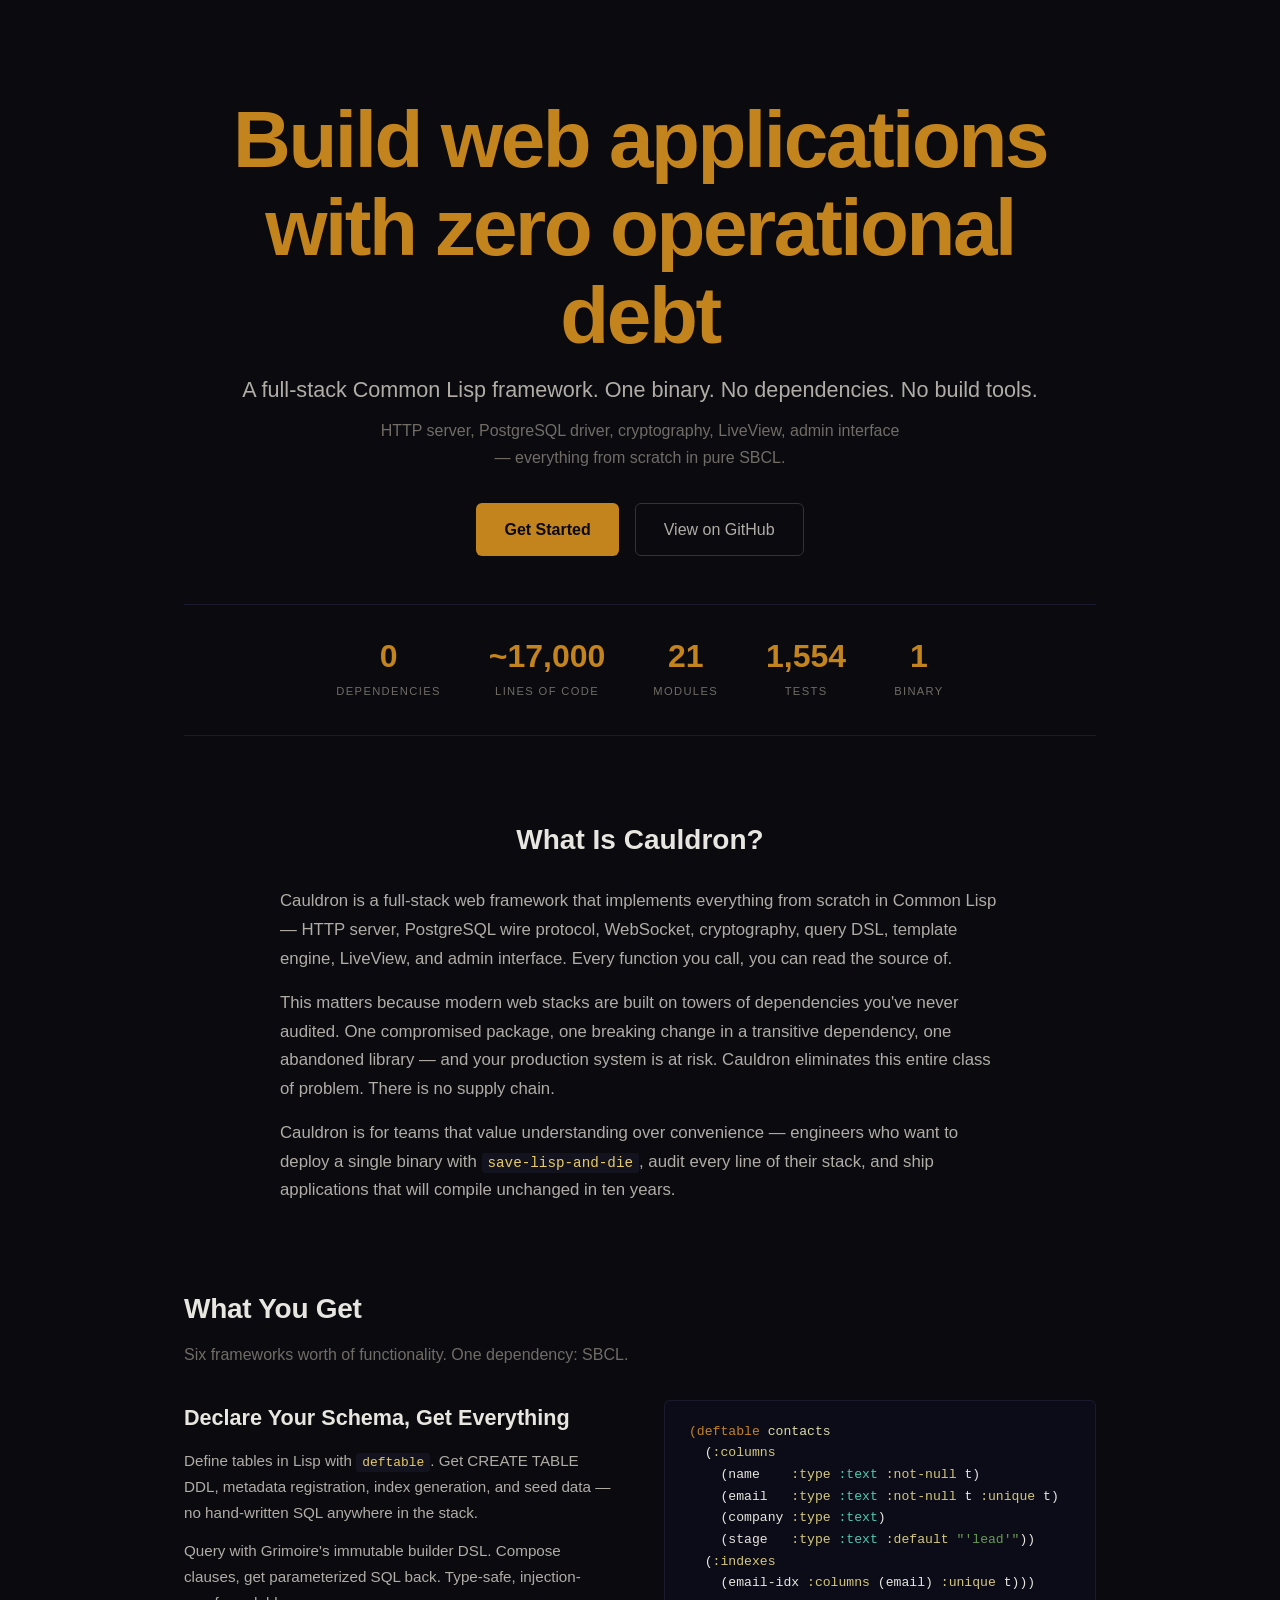
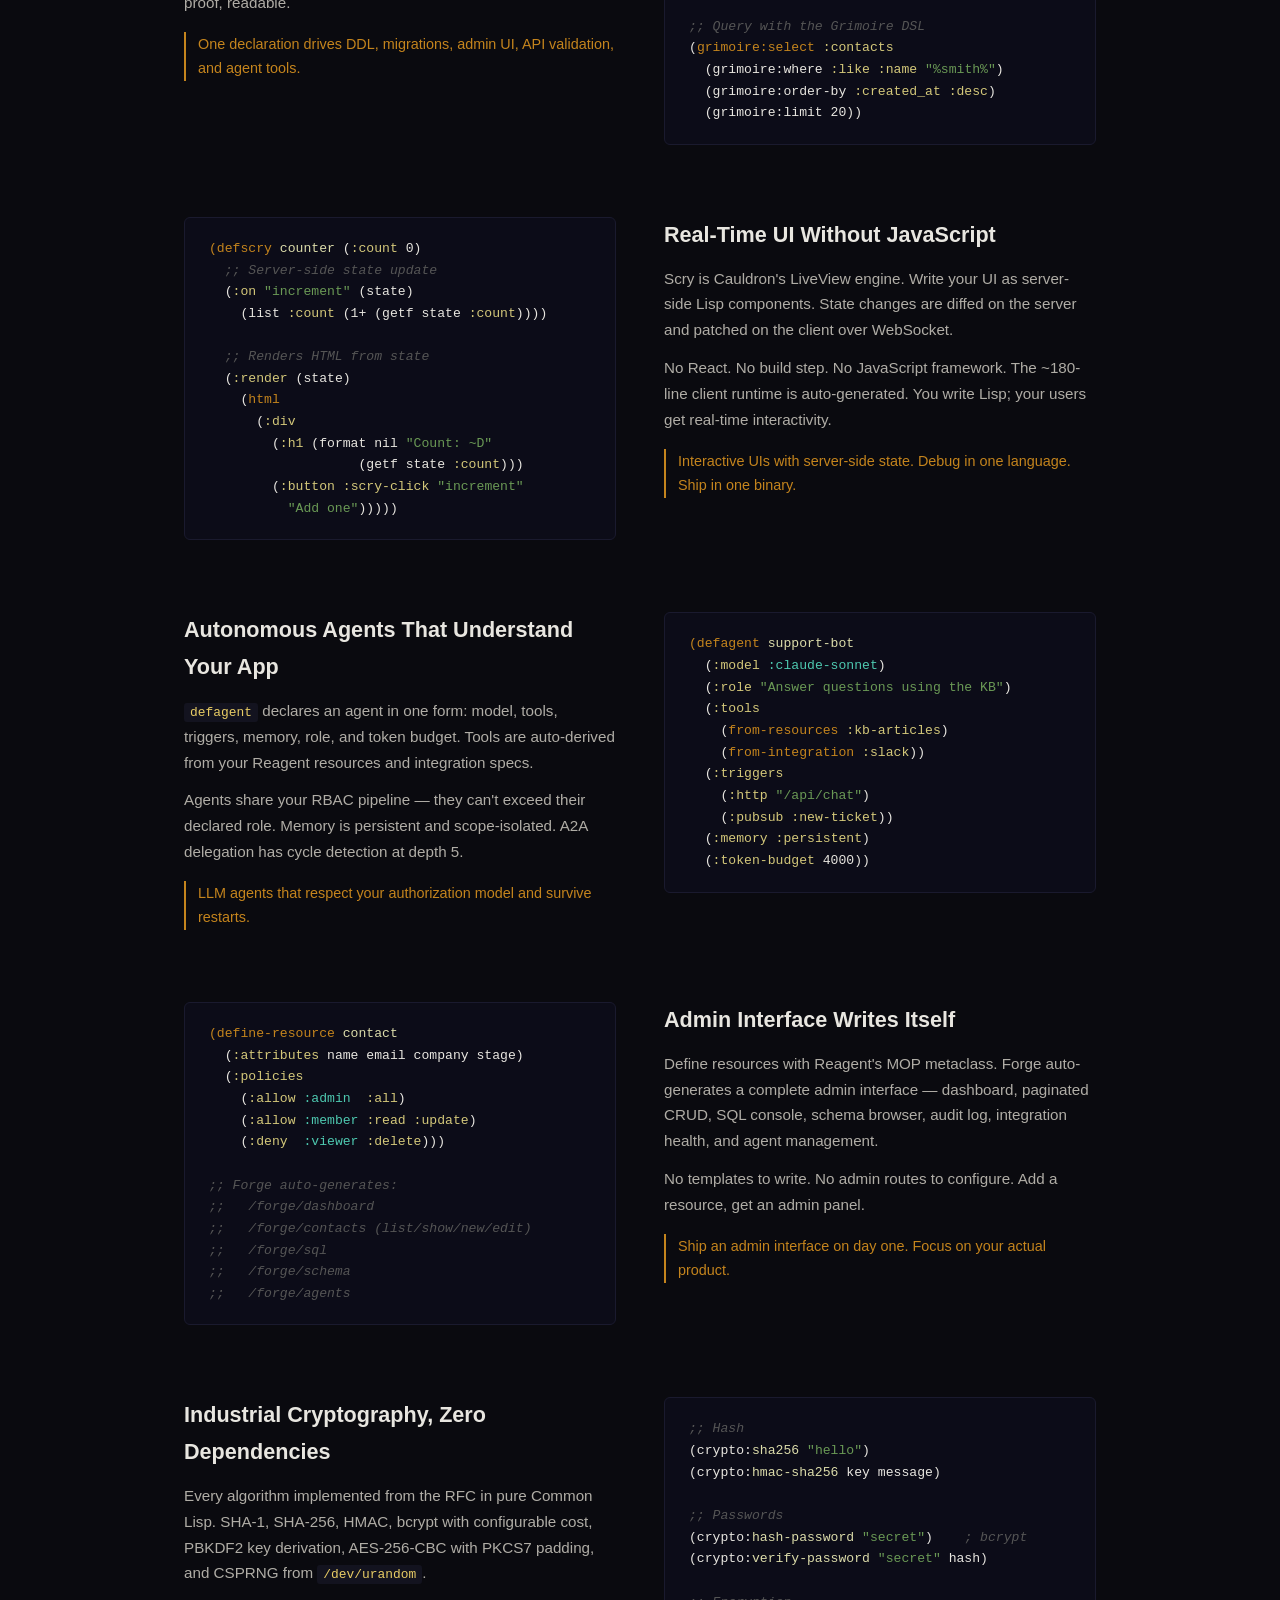
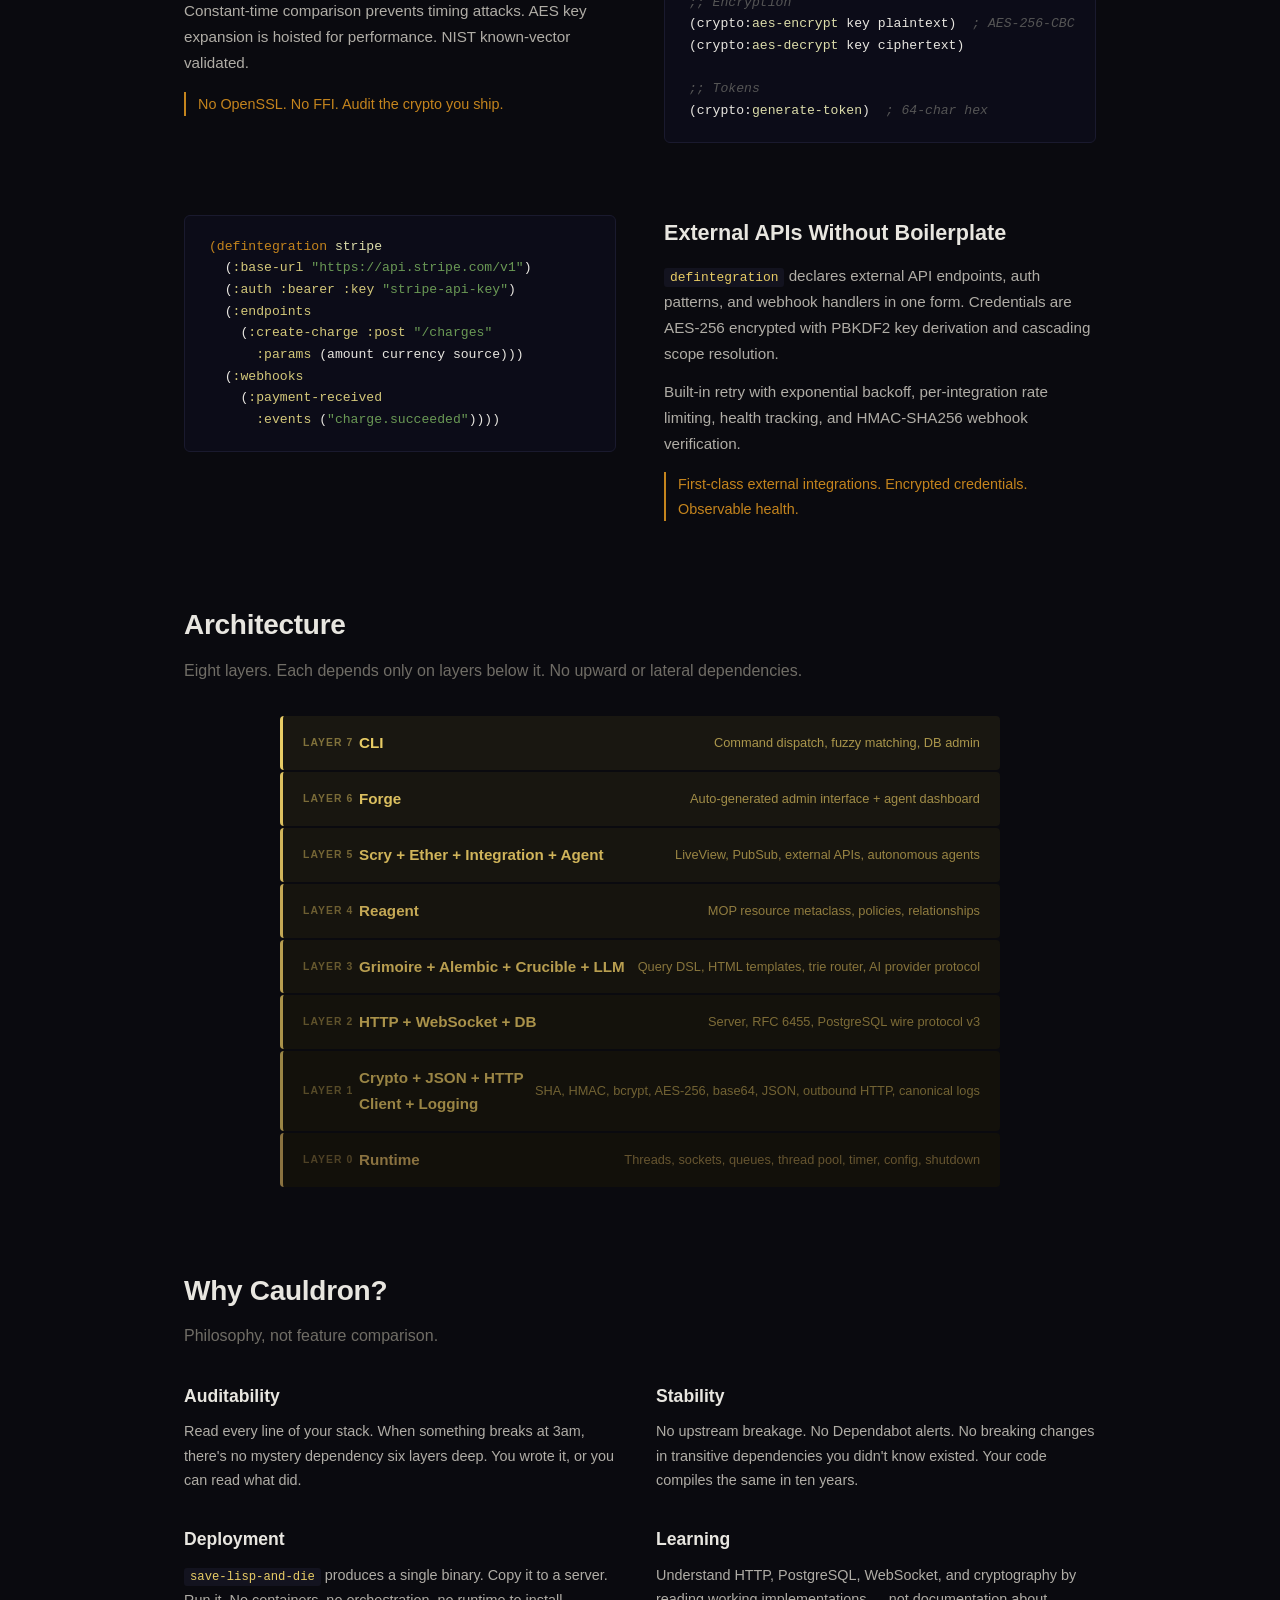
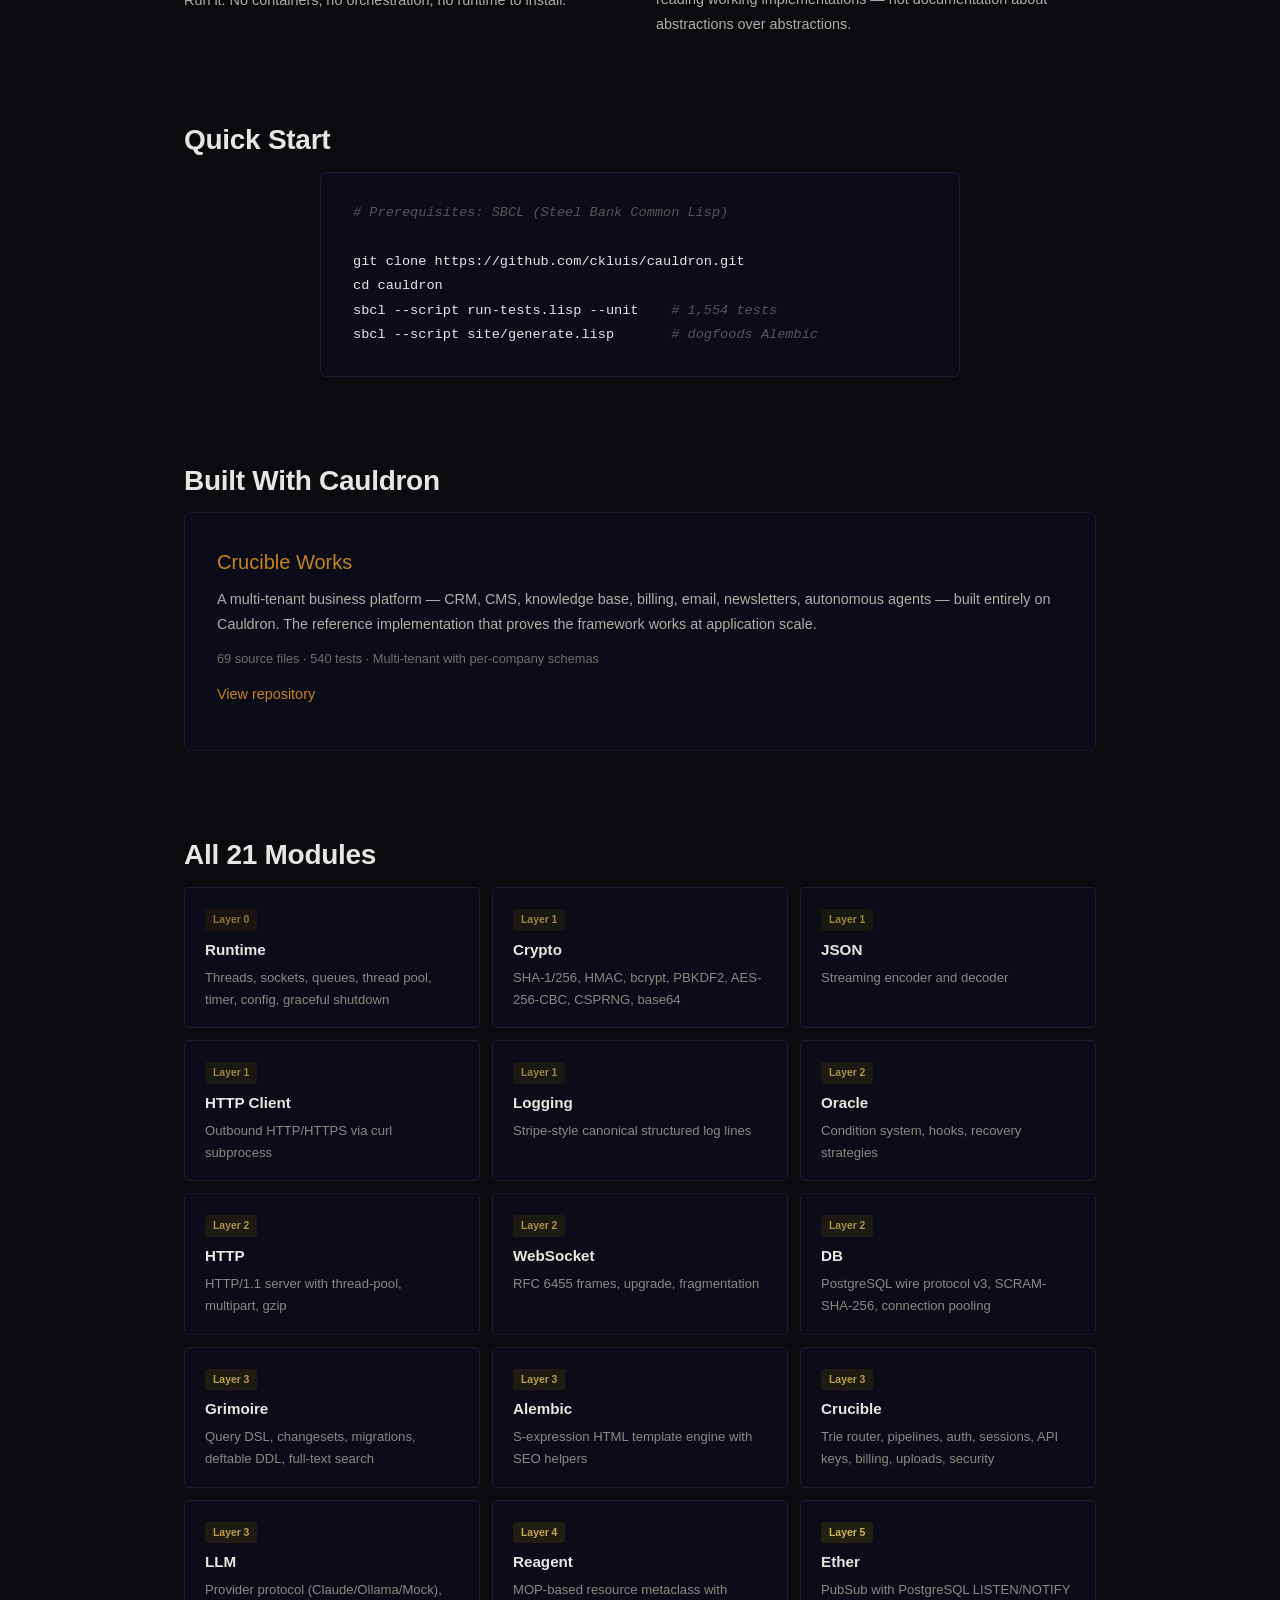
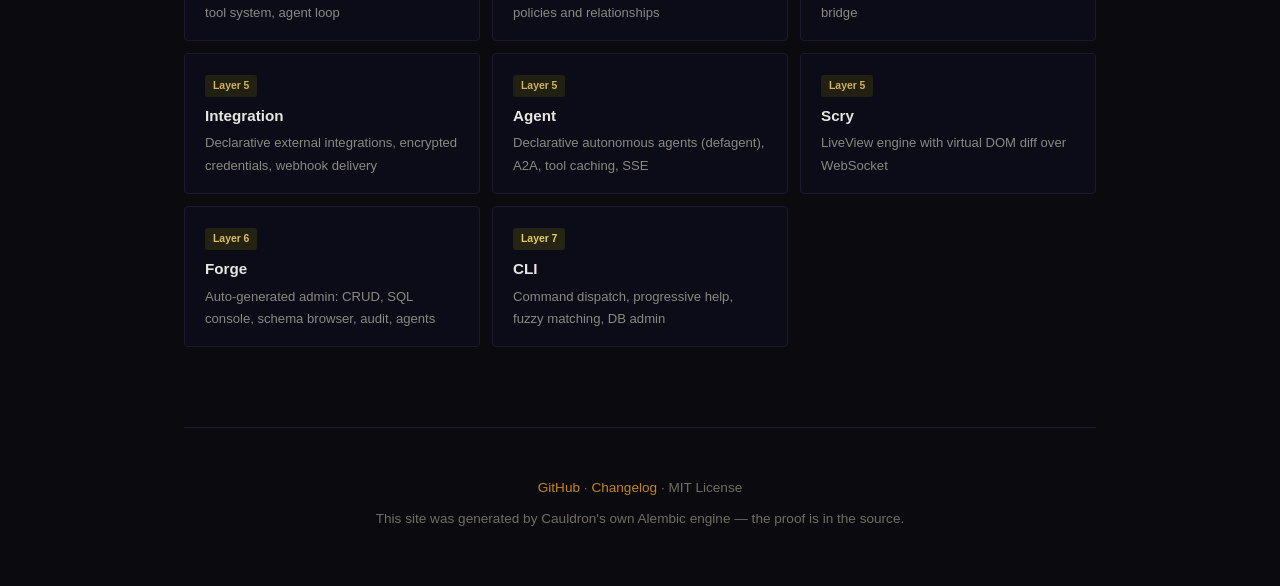
<file: site/index.html>
<!DOCTYPE html><html lang="en"><head><meta charset="utf-8"><meta name="viewport" content="width=device-width, initial-scale=1"><title>Cauldron — Zero-dependency Common Lisp Web Framework</title><meta name="description" content="A full-stack Common Lisp framework. One binary. No dependencies. No build tools. HTTP server, PostgreSQL driver, cryptography, LiveView, and admin interface — all from scratch."><style>
/* Reset */
*,*::before,*::after{box-sizing:border-box;margin:0;padding:0}

/* Base */
body{
  background:#0a0a0f;color:#e8e6e0;
  font-family:-apple-system,BlinkMacSystemFont,'Segoe UI',Roboto,Oxygen,sans-serif;
  line-height:1.7;font-size:16px;
}
a{color:#c4841d;text-decoration:none;transition:color 0.15s}
a:hover{color:#d9a044;text-decoration:underline}
code{
  font-family:'SF Mono',SFMono-Regular,Consolas,'Liberation Mono',Menlo,monospace;
  font-size:0.85em;background:#13131f;padding:2px 6px;border-radius:3px;color:#e8cc65;
}
.container{max-width:960px;margin:0 auto;padding:0 24px}

/* ---- Hero ---- */
.hero{text-align:center;padding:96px 0 48px}
.hero h1{
  font-size:clamp(2.8rem,7vw,5rem);font-weight:800;
  color:#c4841d;letter-spacing:-0.03em;margin-bottom:12px;
  line-height:1.1;
}
.hero .tagline{font-size:1.35rem;color:#b0ada6;margin-bottom:8px;font-weight:400}
.hero .subtitle{font-size:1rem;color:#706d66;max-width:520px;margin:0 auto}

/* CTAs */
.cta-row{display:flex;gap:16px;justify-content:center;margin-top:32px;flex-wrap:wrap}
.cta-primary{
  display:inline-flex;align-items:center;gap:8px;
  background:#c4841d;color:#0a0a0f;
  padding:12px 28px;border-radius:6px;font-weight:600;font-size:1rem;
  transition:background 0.15s,transform 0.1s;text-decoration:none;
}
.cta-primary:hover{background:#d9a044;transform:translateY(-1px);text-decoration:none;color:#0a0a0f}
.cta-ghost{
  display:inline-flex;align-items:center;gap:8px;
  border:1px solid #333;color:#b0ada6;
  padding:12px 28px;border-radius:6px;font-weight:500;font-size:1rem;
  transition:border-color 0.15s,color 0.15s;text-decoration:none;
}
.cta-ghost:hover{border-color:#c4841d;color:#e8e6e0;text-decoration:none}

/* ---- Stats bar ---- */
.stats{
  display:flex;justify-content:center;gap:48px;
  padding:32px 0;border-top:1px solid #1a1a2e;border-bottom:1px solid #1a1a2e;
  margin-bottom:80px;
}
.stat{text-align:center}
.stat .number{font-size:2rem;font-weight:700;color:#c4841d;display:block;line-height:1.2}
.stat .label{font-size:0.7rem;text-transform:uppercase;letter-spacing:0.12em;color:#706d66}

/* ---- Sections ---- */
.section{margin-bottom:80px}
.section h2{
  font-size:1.75rem;color:#e8e6e0;margin-bottom:8px;font-weight:700;
  letter-spacing:-0.01em;
}
.section .section-sub{font-size:1rem;color:#706d66;margin-bottom:32px;max-width:640px}

/* ---- Pitch ---- */
.pitch{max-width:720px;margin:0 auto 80px;text-align:center}
.pitch h2{font-size:1.75rem;color:#e8e6e0;margin-bottom:24px}
.pitch p{color:#b0ada6;margin-bottom:16px;font-size:1.05rem;text-align:left}
.pitch p:last-child{margin-bottom:0}

/* ---- Feature sections (alternating) ---- */
.feature{
  display:grid;grid-template-columns:1fr 1fr;gap:48px;
  align-items:start;margin-bottom:72px;
}
.feature:nth-child(even){direction:rtl}
.feature:nth-child(even) > *{direction:ltr}
.feature-prose h3{font-size:1.35rem;color:#e8e6e0;margin-bottom:12px;font-weight:600}
.feature-prose p{color:#b0ada6;font-size:0.95rem;margin-bottom:12px}
.feature-prose .benefit{
  color:#c4841d;font-size:0.9rem;font-weight:500;
  border-left:2px solid #c4841d;padding-left:12px;margin-top:16px;
}
.feature-code{
  background:#0c0c18;border:1px solid #1a1a2e;border-radius:6px;
  padding:20px 24px;overflow-x:auto;
}
.feature-code pre{margin:0}
.feature-code code{
  font-size:0.82rem;line-height:1.65;background:none;padding:0;
  color:#e8e6e0;display:block;white-space:pre;
}

/* Syntax highlighting (static classes) */
.kw{color:#c4841d}     /* keywords, macros */
.str{color:#6a9955}    /* strings */
.sym{color:#d4c87a}    /* symbols */
.cmt{color:#555;font-style:italic} /* comments */
.fn{color:#dcdcaa}     /* function names */
.type{color:#4ec9b0}   /* types */

/* ---- Architecture stack ---- */
.arch-stack{display:flex;flex-direction:column;gap:2px;max-width:720px;margin:0 auto}
.arch-layer{
  display:flex;align-items:center;padding:14px 20px;
  border-radius:4px;position:relative;
  transition:transform 0.15s ease;
}
.arch-layer:hover{transform:translateX(4px)}
.arch-layer-num{
  font-size:0.65rem;font-weight:700;text-transform:uppercase;letter-spacing:0.1em;
  opacity:0.5;width:56px;flex-shrink:0;
}
.arch-layer-name{font-size:0.95rem;font-weight:600;flex:1}
.arch-layer-modules{font-size:0.8rem;opacity:0.7;text-align:right}
.arch-l0{background:#12100a;color:#8a7240;border-left:3px solid #8a7240}
.arch-l1{background:#13110b;color:#9a8545;border-left:3px solid #9a8545}
.arch-l2{background:#14120c;color:#aa924a;border-left:3px solid #aa924a}
.arch-l3{background:#15130d;color:#b89e50;border-left:3px solid #b89e50}
.arch-l4{background:#16140e;color:#c4a855;border-left:3px solid #c4a855}
.arch-l5{background:#17150f;color:#d0b45a;border-left:3px solid #d0b45a}
.arch-l6{background:#181610;color:#dcc060;border-left:3px solid #dcc060}
.arch-l7{background:#191711;color:#e8cc65;border-left:3px solid #e8cc65}

/* ---- Philosophy ---- */
.philosophy{display:grid;grid-template-columns:1fr 1fr;gap:32px}
.phil-item h3{font-size:1.1rem;color:#e8e6e0;margin-bottom:8px}
.phil-item p{font-size:0.9rem;color:#b0ada6}

/* ---- Quick start ---- */
.quickstart{
  background:#0c0c18;border:1px solid #1a1a2e;border-radius:6px;
  padding:28px 32px;max-width:640px;margin:0 auto;
}
.quickstart code{
  font-size:0.85rem;line-height:1.8;display:block;white-space:pre;
  background:none;padding:0;color:#e8e6e0;
}

/* ---- Built-with showcase ---- */
.showcase{
  background:#0c0c18;border:1px solid #1a1a2e;border-radius:6px;
  padding:32px;display:flex;gap:32px;align-items:center;
}
.showcase-text h3{font-size:1.25rem;color:#e8e6e0;margin-bottom:8px}
.showcase-text p{font-size:0.9rem;color:#b0ada6;margin-bottom:12px}
.showcase-text .showcase-stats{font-size:0.8rem;color:#706d66}
.showcase-text a{font-weight:500}

/* ---- Module grid ---- */
.module-grid{
  display:grid;grid-template-columns:repeat(auto-fill,minmax(280px,1fr));gap:12px;
}
.module-card{
  background:#0c0c18;border:1px solid #1a1a2e;border-radius:4px;padding:16px 20px;
}
.module-card h3{font-size:0.95rem;color:#e8e6e0;margin-bottom:4px}
.module-card p{font-size:0.82rem;color:#8a8880}
.layer-badge{
  display:inline-block;font-size:0.65rem;padding:2px 8px;border-radius:3px;
  margin-bottom:6px;font-weight:600;
}
.layer-0{background:#1a1510;color:#8a7240}
.layer-1{background:#1a1812;color:#9a8545}
.layer-2{background:#1c1a12;color:#aa924a}
.layer-3{background:#1e1c12;color:#b89e50}
.layer-4{background:#201e12;color:#c4a855}
.layer-5{background:#222012;color:#d0b45a}
.layer-6{background:#242212;color:#dcc060}
.layer-7{background:#262412;color:#e8cc65}

/* ---- Benchmarks ---- */
.bench-table{width:100%;border-collapse:collapse}
.bench-table th{
  text-align:left;font-size:0.75rem;text-transform:uppercase;letter-spacing:0.08em;
  color:#706d66;padding:8px 12px;border-bottom:1px solid #1a1a2e;
}
.bench-table td{
  padding:10px 12px;font-size:0.9rem;color:#b0ada6;border-bottom:1px solid #0f0f1a;
}
.bench-table td:first-child{color:#e8e6e0;font-weight:500}
.bench-table td code{font-size:0.8rem}

/* ---- Footer ---- */
.footer{
  text-align:center;padding:48px 0;
  border-top:1px solid #1a1a2e;color:#706d66;font-size:0.85rem;
}
.footer p{margin-bottom:8px}
.footer a{color:#c4841d}

/* ---- Responsive ---- */
@media(max-width:768px){
  .hero{padding:64px 0 32px}
  .stats{flex-direction:column;gap:16px;align-items:center}
  .feature{grid-template-columns:1fr;gap:24px}
  .feature:nth-child(even){direction:ltr}
  .philosophy{grid-template-columns:1fr}
  .showcase{flex-direction:column}
  .module-grid{grid-template-columns:1fr}
  .arch-layer{flex-direction:column;align-items:flex-start;gap:2px;padding:10px 16px}
  .arch-layer-modules{text-align:left}
}
</style></head><body><div class="container"><div class="hero"><h1>Build web applications with zero operational debt</h1><p class="tagline">A full-stack Common Lisp framework. One binary. No dependencies. No build tools.</p><p class="subtitle">HTTP server, PostgreSQL driver, cryptography, LiveView, admin interface — everything from scratch in pure SBCL.</p><div class="cta-row"><a class="cta-primary" href="#quickstart">Get Started</a><a class="cta-ghost" href="https://github.com/ckluis/cauldron">View on GitHub</a></div></div><div class="stats"><div class="stat"><span class="number">0</span><span class="label">Dependencies</span></div><div class="stat"><span class="number">~17,000</span><span class="label">Lines of Code</span></div><div class="stat"><span class="number">21</span><span class="label">Modules</span></div><div class="stat"><span class="number">1,554</span><span class="label">Tests</span></div><div class="stat"><span class="number">1</span><span class="label">Binary</span></div></div><div class="pitch"><h2>What Is Cauldron?</h2><p>Cauldron is a full-stack web framework that implements everything from scratch in Common Lisp — HTTP server, PostgreSQL wire protocol, WebSocket, cryptography, query DSL, template engine, LiveView, and admin interface. Every function you call, you can read the source of.</p><p>This matters because modern web stacks are built on towers of dependencies you&#x27;ve never audited. One compromised package, one breaking change in a transitive dependency, one abandoned library — and your production system is at risk. Cauldron eliminates this entire class of problem. There is no supply chain.</p><p>Cauldron is for teams that value understanding over convenience — engineers who want to deploy a single binary with <code>save-lisp-and-die</code>, audit every line of their stack, and ship applications that will compile unchanged in ten years.</p></div><div class="section"><h2>What You Get</h2><p class="section-sub">Six frameworks worth of functionality. One dependency: SBCL.</p><div class="feature"><div class="feature-prose"><h3>Declare Your Schema, Get Everything</h3><p>Define tables in Lisp with <code>deftable</code>. Get CREATE TABLE DDL, metadata registration, index generation, and seed data — no hand-written SQL anywhere in the stack.</p><p>Query with Grimoire&#x27;s immutable builder DSL. Compose clauses, get parameterized SQL back. Type-safe, injection-proof, readable.</p><div class="benefit">One declaration drives DDL, migrations, admin UI, API validation, and agent tools.</div></div><div class="feature-code"><pre><code><span class=kw>(deftable</span> <span class=fn>contacts</span>
  (<span class=sym>:columns</span>
    (name    <span class=sym>:type</span> <span class=type>:text</span> <span class=sym>:not-null</span> t)
    (email   <span class=sym>:type</span> <span class=type>:text</span> <span class=sym>:not-null</span> t <span class=sym>:unique</span> t)
    (company <span class=sym>:type</span> <span class=type>:text</span>)
    (stage   <span class=sym>:type</span> <span class=type>:text</span> <span class=sym>:default</span> <span class=str>"'lead'"</span>))
  (<span class=sym>:indexes</span>
    (email-idx <span class=sym>:columns</span> (email) <span class=sym>:unique</span> t)))

<span class=cmt>;; Query with the Grimoire DSL</span>
(<span class=kw>grimoire:select</span> <span class=sym>:contacts</span>
  (grimoire:where <span class=sym>:like</span> <span class=sym>:name</span> <span class=str>"%smith%"</span>)
  (grimoire:order-by <span class=sym>:created_at</span> <span class=sym>:desc</span>)
  (grimoire:limit 20))</code></pre></div></div><div class="feature"><div class="feature-prose"><h3>Real-Time UI Without JavaScript</h3><p>Scry is Cauldron&#x27;s LiveView engine. Write your UI as server-side Lisp components. State changes are diffed on the server and patched on the client over WebSocket.</p><p>No React. No build step. No JavaScript framework. The ~180-line client runtime is auto-generated. You write Lisp; your users get real-time interactivity.</p><div class="benefit">Interactive UIs with server-side state. Debug in one language. Ship in one binary.</div></div><div class="feature-code"><pre><code><span class=kw>(defscry</span> <span class=fn>counter</span> (<span class=sym>:count</span> 0)
  <span class=cmt>;; Server-side state update</span>
  (<span class=sym>:on</span> <span class=str>"increment"</span> (state)
    (list <span class=sym>:count</span> (1+ (getf state <span class=sym>:count</span>))))

  <span class=cmt>;; Renders HTML from state</span>
  (<span class=sym>:render</span> (state)
    (<span class=kw>html</span>
      (<span class=sym>:div</span>
        (<span class=sym>:h1</span> (format nil <span class=str>"Count: ~D"</span>
                   (getf state <span class=sym>:count</span>)))
        (<span class=sym>:button</span> <span class=sym>:scry-click</span> <span class=str>"increment"</span>
          <span class=str>"Add one"</span>)))))</code></pre></div></div><div class="feature"><div class="feature-prose"><h3>Autonomous Agents That Understand Your App</h3><p><code>defagent</code> declares an agent in one form: model, tools, triggers, memory, role, and token budget. Tools are auto-derived from your Reagent resources and integration specs.</p><p>Agents share your RBAC pipeline — they can&#x27;t exceed their declared role. Memory is persistent and scope-isolated. A2A delegation has cycle detection at depth 5.</p><div class="benefit">LLM agents that respect your authorization model and survive restarts.</div></div><div class="feature-code"><pre><code><span class=kw>(defagent</span> <span class=fn>support-bot</span>
  (<span class=sym>:model</span> <span class=type>:claude-sonnet</span>)
  (<span class=sym>:role</span> <span class=str>"Answer questions using the KB"</span>)
  (<span class=sym>:tools</span>
    (<span class=kw>from-resources</span> <span class=sym>:kb-articles</span>)
    (<span class=kw>from-integration</span> <span class=sym>:slack</span>))
  (<span class=sym>:triggers</span>
    (<span class=sym>:http</span> <span class=str>"/api/chat"</span>)
    (<span class=sym>:pubsub</span> <span class=sym>:new-ticket</span>))
  (<span class=sym>:memory</span> <span class=sym>:persistent</span>)
  (<span class=sym>:token-budget</span> 4000))</code></pre></div></div><div class="feature"><div class="feature-prose"><h3>Admin Interface Writes Itself</h3><p>Define resources with Reagent&#x27;s MOP metaclass. Forge auto-generates a complete admin interface — dashboard, paginated CRUD, SQL console, schema browser, audit log, integration health, and agent management.</p><p>No templates to write. No admin routes to configure. Add a resource, get an admin panel.</p><div class="benefit">Ship an admin interface on day one. Focus on your actual product.</div></div><div class="feature-code"><pre><code><span class=kw>(define-resource</span> <span class=fn>contact</span>
  (<span class=sym>:attributes</span> name email company stage)
  (<span class=sym>:policies</span>
    (<span class=sym>:allow</span> <span class=type>:admin</span>  <span class=sym>:all</span>)
    (<span class=sym>:allow</span> <span class=type>:member</span> <span class=sym>:read</span> <span class=sym>:update</span>)
    (<span class=sym>:deny</span>  <span class=type>:viewer</span> <span class=sym>:delete</span>)))

<span class=cmt>;; Forge auto-generates:</span>
<span class=cmt>;;   /forge/dashboard</span>
<span class=cmt>;;   /forge/contacts (list/show/new/edit)</span>
<span class=cmt>;;   /forge/sql</span>
<span class=cmt>;;   /forge/schema</span>
<span class=cmt>;;   /forge/agents</span></code></pre></div></div><div class="feature"><div class="feature-prose"><h3>Industrial Cryptography, Zero Dependencies</h3><p>Every algorithm implemented from the RFC in pure Common Lisp. SHA-1, SHA-256, HMAC, bcrypt with configurable cost, PBKDF2 key derivation, AES-256-CBC with PKCS7 padding, and CSPRNG from <code>/dev/urandom</code>.</p><p>Constant-time comparison prevents timing attacks. AES key expansion is hoisted for performance. NIST known-vector validated.</p><div class="benefit">No OpenSSL. No FFI. Audit the crypto you ship.</div></div><div class="feature-code"><pre><code><span class=cmt>;; Hash</span>
(crypto:<span class=fn>sha256</span> <span class=str>"hello"</span>)
(crypto:<span class=fn>hmac-sha256</span> key message)

<span class=cmt>;; Passwords</span>
(crypto:<span class=fn>hash-password</span> <span class=str>"secret"</span>)    <span class=cmt>; bcrypt</span>
(crypto:<span class=fn>verify-password</span> <span class=str>"secret"</span> hash)

<span class=cmt>;; Encryption</span>
(crypto:<span class=fn>aes-encrypt</span> key plaintext)  <span class=cmt>; AES-256-CBC</span>
(crypto:<span class=fn>aes-decrypt</span> key ciphertext)

<span class=cmt>;; Tokens</span>
(crypto:<span class=fn>generate-token</span>)  <span class=cmt>; 64-char hex</span></code></pre></div></div><div class="feature"><div class="feature-prose"><h3>External APIs Without Boilerplate</h3><p><code>defintegration</code> declares external API endpoints, auth patterns, and webhook handlers in one form. Credentials are AES-256 encrypted with PBKDF2 key derivation and cascading scope resolution.</p><p>Built-in retry with exponential backoff, per-integration rate limiting, health tracking, and HMAC-SHA256 webhook verification.</p><div class="benefit">First-class external integrations. Encrypted credentials. Observable health.</div></div><div class="feature-code"><pre><code><span class=kw>(defintegration</span> <span class=fn>stripe</span>
  (<span class=sym>:base-url</span> <span class=str>"https://api.stripe.com/v1"</span>)
  (<span class=sym>:auth</span> <span class=sym>:bearer</span> <span class=sym>:key</span> <span class=str>"stripe-api-key"</span>)
  (<span class=sym>:endpoints</span>
    (<span class=sym>:create-charge</span> <span class=sym>:post</span> <span class=str>"/charges"</span>
      <span class=sym>:params</span> (amount currency source)))
  (<span class=sym>:webhooks</span>
    (<span class=sym>:payment-received</span>
      <span class=sym>:events</span> (<span class=str>"charge.succeeded"</span>))))</code></pre></div></div></div><div class="section"><h2>Architecture</h2><p class="section-sub">Eight layers. Each depends only on layers below it. No upward or lateral dependencies.</p><div class="arch-stack"><div class="arch-layer arch-l7"><span class="arch-layer-num">Layer 7</span><span class="arch-layer-name">CLI</span><span class="arch-layer-modules">Command dispatch, fuzzy matching, DB admin</span></div><div class="arch-layer arch-l6"><span class="arch-layer-num">Layer 6</span><span class="arch-layer-name">Forge</span><span class="arch-layer-modules">Auto-generated admin interface + agent dashboard</span></div><div class="arch-layer arch-l5"><span class="arch-layer-num">Layer 5</span><span class="arch-layer-name">Scry + Ether + Integration + Agent</span><span class="arch-layer-modules">LiveView, PubSub, external APIs, autonomous agents</span></div><div class="arch-layer arch-l4"><span class="arch-layer-num">Layer 4</span><span class="arch-layer-name">Reagent</span><span class="arch-layer-modules">MOP resource metaclass, policies, relationships</span></div><div class="arch-layer arch-l3"><span class="arch-layer-num">Layer 3</span><span class="arch-layer-name">Grimoire + Alembic + Crucible + LLM</span><span class="arch-layer-modules">Query DSL, HTML templates, trie router, AI provider protocol</span></div><div class="arch-layer arch-l2"><span class="arch-layer-num">Layer 2</span><span class="arch-layer-name">HTTP + WebSocket + DB</span><span class="arch-layer-modules">Server, RFC 6455, PostgreSQL wire protocol v3</span></div><div class="arch-layer arch-l1"><span class="arch-layer-num">Layer 1</span><span class="arch-layer-name">Crypto + JSON + HTTP Client + Logging</span><span class="arch-layer-modules">SHA, HMAC, bcrypt, AES-256, base64, JSON, outbound HTTP, canonical logs</span></div><div class="arch-layer arch-l0"><span class="arch-layer-num">Layer 0</span><span class="arch-layer-name">Runtime</span><span class="arch-layer-modules">Threads, sockets, queues, thread pool, timer, config, shutdown</span></div></div></div><div class="section"><h2>Why Cauldron?</h2><p class="section-sub">Philosophy, not feature comparison.</p><div class="philosophy"><div class="phil-item"><h3>Auditability</h3><p>Read every line of your stack. When something breaks at 3am, there&#x27;s no mystery dependency six layers deep. You wrote it, or you can read what did.</p></div><div class="phil-item"><h3>Stability</h3><p>No upstream breakage. No Dependabot alerts. No breaking changes in transitive dependencies you didn&#x27;t know existed. Your code compiles the same in ten years.</p></div><div class="phil-item"><h3>Deployment</h3><p><code>save-lisp-and-die</code> produces a single binary. Copy it to a server. Run it. No containers, no orchestration, no runtime to install.</p></div><div class="phil-item"><h3>Learning</h3><p>Understand HTTP, PostgreSQL, WebSocket, and cryptography by reading working implementations — not documentation about abstractions over abstractions.</p></div></div></div><div class="section" id="quickstart"><h2>Quick Start</h2><div class="quickstart"><code><span class=cmt># Prerequisites: SBCL (Steel Bank Common Lisp)</span>

git clone https://github.com/ckluis/cauldron.git
cd cauldron
sbcl --script run-tests.lisp --unit    <span class=cmt># 1,554 tests</span>
sbcl --script site/generate.lisp       <span class=cmt># dogfoods Alembic</span></code></div></div><div class="section"><h2>Built With Cauldron</h2><div class="showcase"><div class="showcase-text"><h3><a href="https://github.com/ckluis/crucible-works">Crucible Works</a></h3><p>A multi-tenant business platform — CRM, CMS, knowledge base, billing, email, newsletters, autonomous agents — built entirely on Cauldron. The reference implementation that proves the framework works at application scale.</p><p class="showcase-stats">69 source files · 540 tests · Multi-tenant with per-company schemas</p><p><a href="https://github.com/ckluis/crucible-works">View repository</a></p></div></div></div><div class="section"><h2>All 21 Modules</h2><div class="module-grid"><div class="module-card"><span class="layer-badge layer-0">Layer 0</span><h3>Runtime</h3><p>Threads, sockets, queues, thread pool, timer, config, graceful shutdown</p></div><div class="module-card"><span class="layer-badge layer-1">Layer 1</span><h3>Crypto</h3><p>SHA-1/256, HMAC, bcrypt, PBKDF2, AES-256-CBC, CSPRNG, base64</p></div><div class="module-card"><span class="layer-badge layer-1">Layer 1</span><h3>JSON</h3><p>Streaming encoder and decoder</p></div><div class="module-card"><span class="layer-badge layer-1">Layer 1</span><h3>HTTP Client</h3><p>Outbound HTTP/HTTPS via curl subprocess</p></div><div class="module-card"><span class="layer-badge layer-1">Layer 1</span><h3>Logging</h3><p>Stripe-style canonical structured log lines</p></div><div class="module-card"><span class="layer-badge layer-2">Layer 2</span><h3>Oracle</h3><p>Condition system, hooks, recovery strategies</p></div><div class="module-card"><span class="layer-badge layer-2">Layer 2</span><h3>HTTP</h3><p>HTTP/1.1 server with thread-pool, multipart, gzip</p></div><div class="module-card"><span class="layer-badge layer-2">Layer 2</span><h3>WebSocket</h3><p>RFC 6455 frames, upgrade, fragmentation</p></div><div class="module-card"><span class="layer-badge layer-2">Layer 2</span><h3>DB</h3><p>PostgreSQL wire protocol v3, SCRAM-SHA-256, connection pooling</p></div><div class="module-card"><span class="layer-badge layer-3">Layer 3</span><h3>Grimoire</h3><p>Query DSL, changesets, migrations, deftable DDL, full-text search</p></div><div class="module-card"><span class="layer-badge layer-3">Layer 3</span><h3>Alembic</h3><p>S-expression HTML template engine with SEO helpers</p></div><div class="module-card"><span class="layer-badge layer-3">Layer 3</span><h3>Crucible</h3><p>Trie router, pipelines, auth, sessions, API keys, billing, uploads, security</p></div><div class="module-card"><span class="layer-badge layer-3">Layer 3</span><h3>LLM</h3><p>Provider protocol (Claude/Ollama/Mock), tool system, agent loop</p></div><div class="module-card"><span class="layer-badge layer-4">Layer 4</span><h3>Reagent</h3><p>MOP-based resource metaclass with policies and relationships</p></div><div class="module-card"><span class="layer-badge layer-5">Layer 5</span><h3>Ether</h3><p>PubSub with PostgreSQL LISTEN/NOTIFY bridge</p></div><div class="module-card"><span class="layer-badge layer-5">Layer 5</span><h3>Integration</h3><p>Declarative external integrations, encrypted credentials, webhook delivery</p></div><div class="module-card"><span class="layer-badge layer-5">Layer 5</span><h3>Agent</h3><p>Declarative autonomous agents (defagent), A2A, tool caching, SSE</p></div><div class="module-card"><span class="layer-badge layer-5">Layer 5</span><h3>Scry</h3><p>LiveView engine with virtual DOM diff over WebSocket</p></div><div class="module-card"><span class="layer-badge layer-6">Layer 6</span><h3>Forge</h3><p>Auto-generated admin: CRUD, SQL console, schema browser, audit, agents</p></div><div class="module-card"><span class="layer-badge layer-7">Layer 7</span><h3>CLI</h3><p>Command dispatch, progressive help, fuzzy matching, DB admin</p></div></div></div><div class="footer"><p><a href="https://github.com/ckluis/cauldron">GitHub</a> · <a href="/changelog/">Changelog</a> · MIT License</p><p>This site was generated by Cauldron&#x27;s own Alembic engine — the proof is in the source.</p></div></div></body></html>
</file>
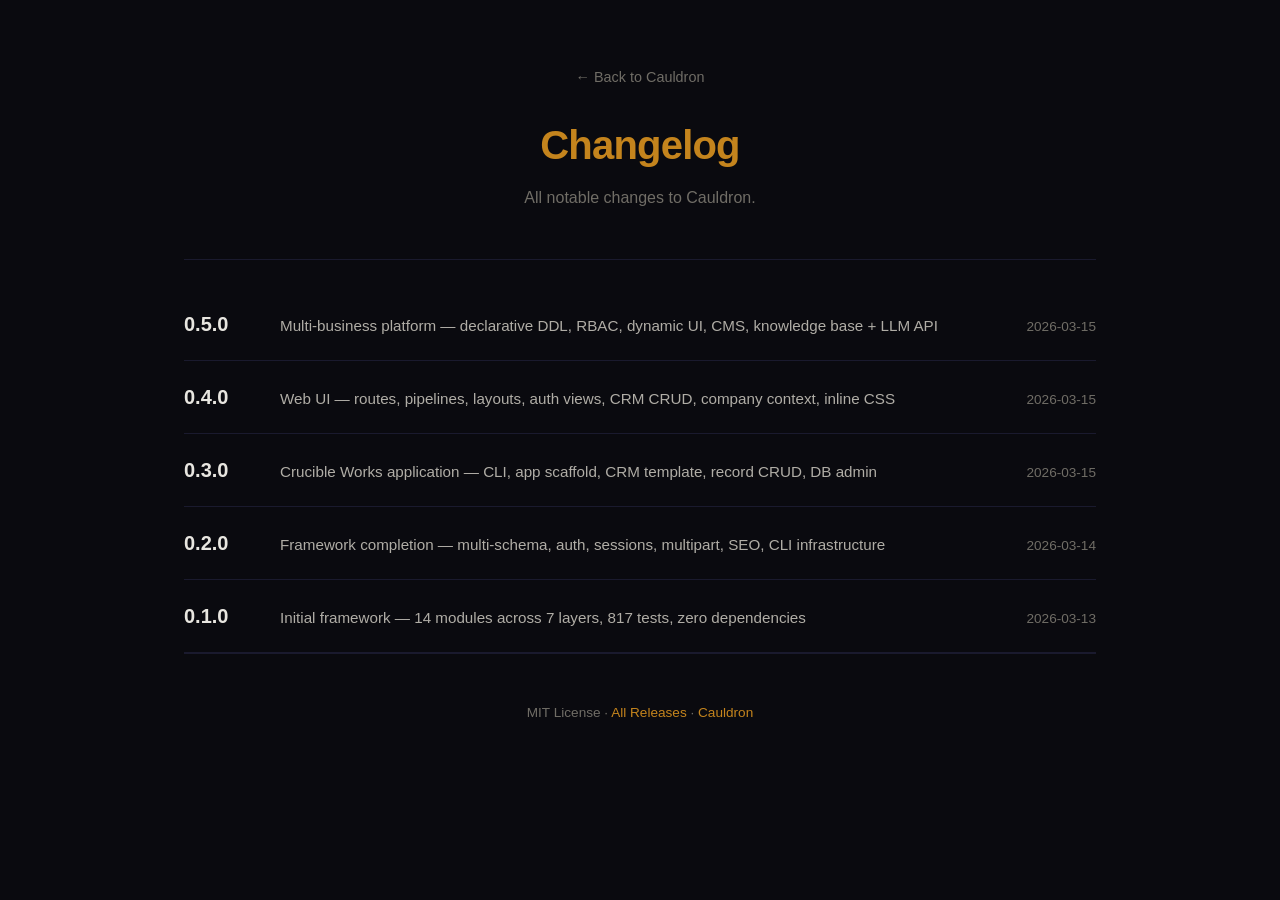
<file: site/changelog/index.html>
<!DOCTYPE html><html lang="en"><head><meta charset="utf-8"><meta name="viewport" content="width=device-width, initial-scale=1"><title>Changelog — Cauldron</title><style>
*,*::before,*::after{box-sizing:border-box;margin:0;padding:0}
body{
  background:#0a0a0f;color:#e8e6e0;
  font-family:-apple-system,BlinkMacSystemFont,'Segoe UI',Roboto,Oxygen,sans-serif;
  line-height:1.6;
}
a{color:#c4841d;text-decoration:none}
a:hover{text-decoration:underline}
.container{max-width:960px;margin:0 auto;padding:0 24px}

/* Header */
.changelog-header{text-align:center;padding:64px 0 48px;border-bottom:1px solid #1a1a2e;margin-bottom:48px}
.changelog-header h1{font-size:2.5rem;font-weight:700;color:#c4841d;letter-spacing:-0.02em;margin-bottom:8px}
.changelog-header .subtitle{font-size:1rem;color:#706d66}
.changelog-header .back{display:inline-block;margin-bottom:24px;font-size:0.9rem;color:#706d66}
.changelog-header .back:hover{color:#c4841d}

/* Release list (index) */
.release-list{list-style:none;padding:0}
.release-item{
  display:flex;align-items:baseline;gap:16px;
  padding:20px 0;border-bottom:1px solid #1a1a2e;
}
.release-item:first-child{padding-top:0}
.release-item .version-link{
  font-size:1.25rem;font-weight:700;color:#e8e6e0;
  min-width:80px;flex-shrink:0;
}
.release-item .version-link:hover{color:#c4841d}
.release-item .summary{font-size:0.95rem;color:#b0ada6;flex:1}
.release-item .date{font-size:0.85rem;color:#706d66;flex-shrink:0}

/* Version block (detail pages) */
.version{margin-bottom:56px}
.version-heading{
  display:flex;align-items:baseline;gap:16px;
  margin-bottom:24px;padding-bottom:12px;border-bottom:1px solid #1a1a2e;
}
.version-heading h2{font-size:1.75rem;font-weight:700;color:#e8e6e0}
.version-heading .date{font-size:0.9rem;color:#706d66}

/* Category */
.category{margin-bottom:32px}
.category h3{
  font-size:1.1rem;font-weight:600;color:#c4841d;
  margin-bottom:16px;text-transform:uppercase;letter-spacing:0.05em;
}

/* Layer group */
.layer-group{margin-bottom:20px}
.layer-group h4{font-size:0.95rem;font-weight:600;color:#b0ada6;margin-bottom:8px}
.layer-group ul{list-style:none;padding-left:0}
.layer-group li{
  position:relative;padding-left:20px;margin-bottom:6px;
  font-size:0.9rem;color:#b0ada6;
}
.layer-group li::before{
  content:'';position:absolute;left:0;top:10px;
  width:6px;height:6px;border-radius:50%;background:#c4841d;
}
.layer-group li code{
  font-family:'SF Mono',SFMono-Regular,Consolas,'Liberation Mono',Menlo,monospace;
  font-size:0.8rem;background:#1a1a2e;padding:1px 6px;border-radius:3px;color:#e8e6e0;
}

/* Phase badge */
.phase{
  display:inline-block;font-size:0.65rem;padding:1px 6px;border-radius:3px;
  background:#1a1510;color:#8a7240;margin-left:8px;font-weight:600;vertical-align:middle;
}

/* Fix items */
.fix-group{margin-bottom:20px}
.fix-group h4{font-size:0.95rem;font-weight:600;color:#b0ada6;margin-bottom:8px}
.fix-group ul{list-style:none;padding-left:0}
.fix-group li{
  position:relative;padding-left:20px;margin-bottom:6px;
  font-size:0.9rem;color:#b0ada6;
}
.fix-group li::before{
  content:'';position:absolute;left:0;top:10px;
  width:6px;height:6px;border-radius:50%;background:#706d66;
}
.fix-group li code{
  font-family:'SF Mono',SFMono-Regular,Consolas,'Liberation Mono',Menlo,monospace;
  font-size:0.8rem;background:#1a1a2e;padding:1px 6px;border-radius:3px;color:#e8e6e0;
}

/* Nav between releases */
.release-nav{
  display:flex;justify-content:space-between;
  padding:24px 0;margin-top:32px;border-top:1px solid #1a1a2e;
}
.release-nav a{font-size:0.9rem;color:#706d66}
.release-nav a:hover{color:#c4841d}

/* Footer */
.footer{
  text-align:center;padding:48px 0;
  border-top:1px solid #1a1a2e;color:#706d66;font-size:0.85rem;
}
.footer p{margin-bottom:8px}
.footer a{color:#c4841d}

@media(max-width:640px){
  .changelog-header{padding:40px 0 32px}
  .changelog-header h1{font-size:2rem}
  .version-heading{flex-direction:column;gap:4px}
  .release-item{flex-direction:column;gap:4px}
}
</style></head><body><div class="container"><div class="changelog-header"><a class="back" href="/">← Back to Cauldron</a><h1>Changelog</h1><p class="subtitle">All notable changes to Cauldron.</p></div><ul class="release-list"><li class="release-item"><a class="version-link" href="/changelog/0-5-0-multi-business">0.5.0</a><span class="summary">Multi-business platform — declarative DDL, RBAC, dynamic UI, CMS, knowledge base + LLM API</span><span class="date">2026-03-15</span></li><li class="release-item"><a class="version-link" href="/changelog/0-4-0-web-ui">0.4.0</a><span class="summary">Web UI — routes, pipelines, layouts, auth views, CRM CRUD, company context, inline CSS</span><span class="date">2026-03-15</span></li><li class="release-item"><a class="version-link" href="/changelog/0-3-0-crucible-works">0.3.0</a><span class="summary">Crucible Works application — CLI, app scaffold, CRM template, record CRUD, DB admin</span><span class="date">2026-03-15</span></li><li class="release-item"><a class="version-link" href="/changelog/0-2-0-framework-completion">0.2.0</a><span class="summary">Framework completion — multi-schema, auth, sessions, multipart, SEO, CLI infrastructure</span><span class="date">2026-03-14</span></li><li class="release-item"><a class="version-link" href="/changelog/0-1-0-initial-framework">0.1.0</a><span class="summary">Initial framework — 14 modules across 7 layers, 817 tests, zero dependencies</span><span class="date">2026-03-13</span></li></ul><div class="footer"><p>MIT License · <a href="/changelog/">All Releases</a> · <a href="/">Cauldron</a></p></div></div></body></html>
</file>
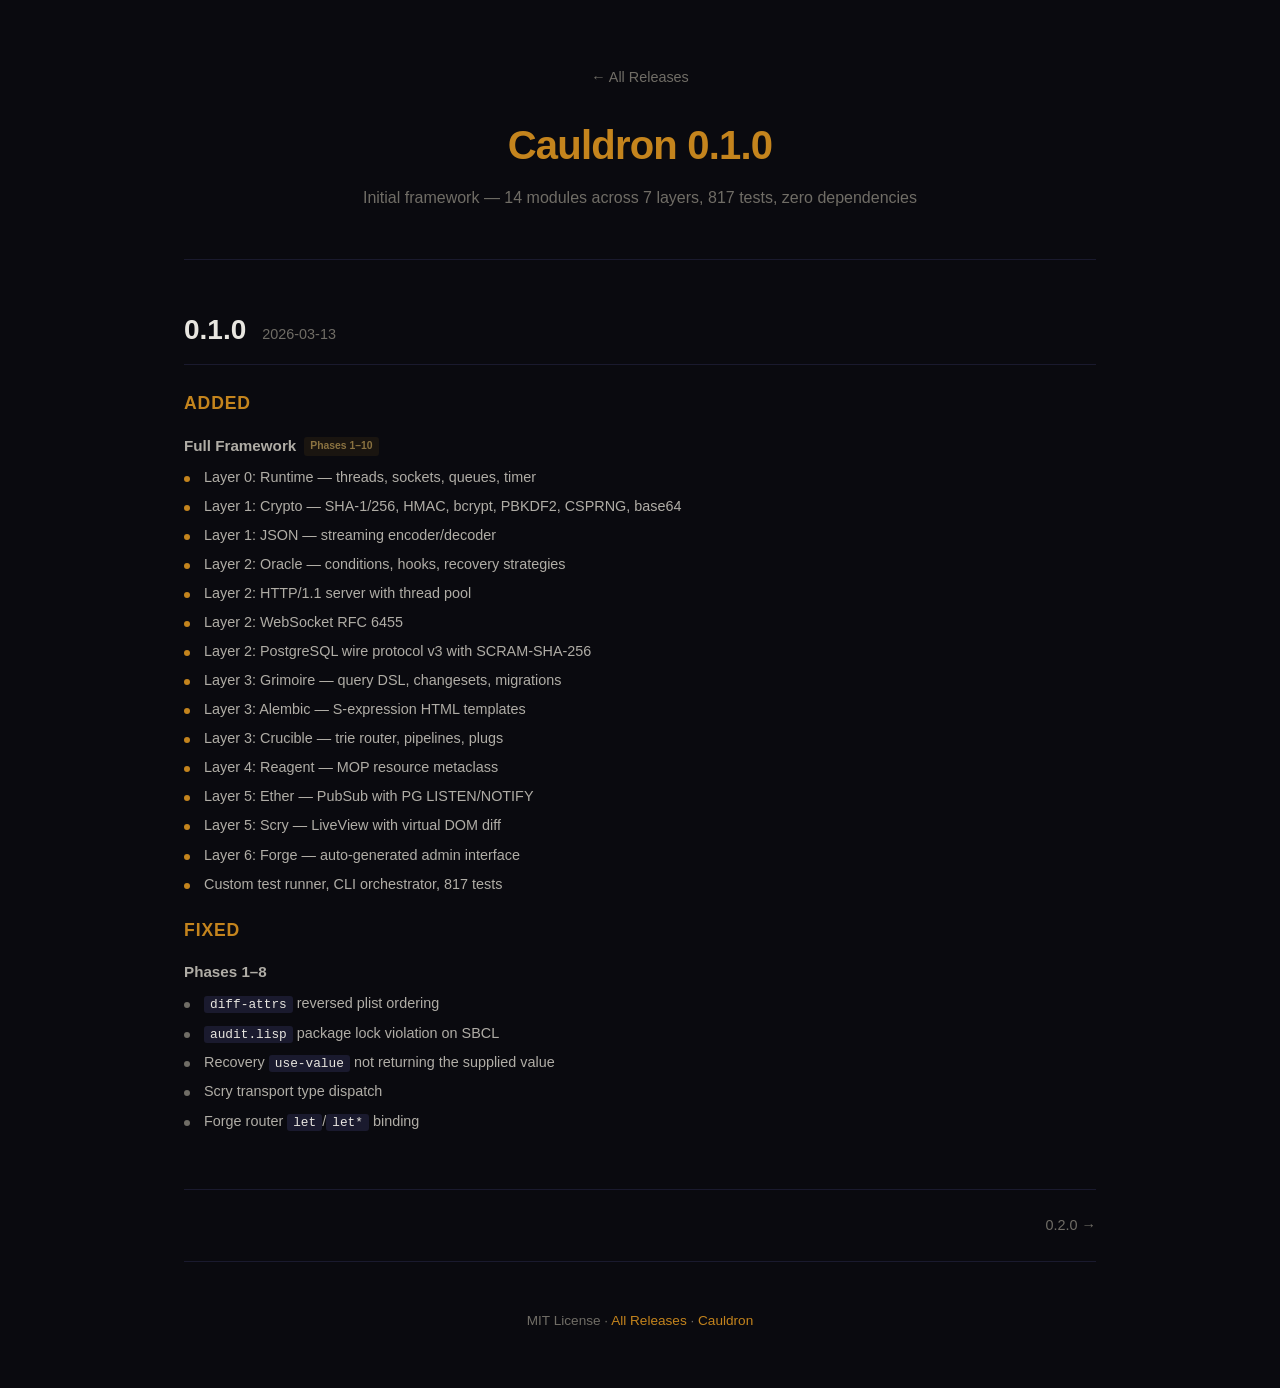
<file: site/changelog/0-1-0-initial-framework/index.html>
<!DOCTYPE html><html lang="en"><head><meta charset="utf-8"><meta name="viewport" content="width=device-width, initial-scale=1"><title>0.1.0 — Cauldron</title><style>
*,*::before,*::after{box-sizing:border-box;margin:0;padding:0}
body{
  background:#0a0a0f;color:#e8e6e0;
  font-family:-apple-system,BlinkMacSystemFont,'Segoe UI',Roboto,Oxygen,sans-serif;
  line-height:1.6;
}
a{color:#c4841d;text-decoration:none}
a:hover{text-decoration:underline}
.container{max-width:960px;margin:0 auto;padding:0 24px}

/* Header */
.changelog-header{text-align:center;padding:64px 0 48px;border-bottom:1px solid #1a1a2e;margin-bottom:48px}
.changelog-header h1{font-size:2.5rem;font-weight:700;color:#c4841d;letter-spacing:-0.02em;margin-bottom:8px}
.changelog-header .subtitle{font-size:1rem;color:#706d66}
.changelog-header .back{display:inline-block;margin-bottom:24px;font-size:0.9rem;color:#706d66}
.changelog-header .back:hover{color:#c4841d}

/* Release list (index) */
.release-list{list-style:none;padding:0}
.release-item{
  display:flex;align-items:baseline;gap:16px;
  padding:20px 0;border-bottom:1px solid #1a1a2e;
}
.release-item:first-child{padding-top:0}
.release-item .version-link{
  font-size:1.25rem;font-weight:700;color:#e8e6e0;
  min-width:80px;flex-shrink:0;
}
.release-item .version-link:hover{color:#c4841d}
.release-item .summary{font-size:0.95rem;color:#b0ada6;flex:1}
.release-item .date{font-size:0.85rem;color:#706d66;flex-shrink:0}

/* Version block (detail pages) */
.version{margin-bottom:56px}
.version-heading{
  display:flex;align-items:baseline;gap:16px;
  margin-bottom:24px;padding-bottom:12px;border-bottom:1px solid #1a1a2e;
}
.version-heading h2{font-size:1.75rem;font-weight:700;color:#e8e6e0}
.version-heading .date{font-size:0.9rem;color:#706d66}

/* Category */
.category{margin-bottom:32px}
.category h3{
  font-size:1.1rem;font-weight:600;color:#c4841d;
  margin-bottom:16px;text-transform:uppercase;letter-spacing:0.05em;
}

/* Layer group */
.layer-group{margin-bottom:20px}
.layer-group h4{font-size:0.95rem;font-weight:600;color:#b0ada6;margin-bottom:8px}
.layer-group ul{list-style:none;padding-left:0}
.layer-group li{
  position:relative;padding-left:20px;margin-bottom:6px;
  font-size:0.9rem;color:#b0ada6;
}
.layer-group li::before{
  content:'';position:absolute;left:0;top:10px;
  width:6px;height:6px;border-radius:50%;background:#c4841d;
}
.layer-group li code{
  font-family:'SF Mono',SFMono-Regular,Consolas,'Liberation Mono',Menlo,monospace;
  font-size:0.8rem;background:#1a1a2e;padding:1px 6px;border-radius:3px;color:#e8e6e0;
}

/* Phase badge */
.phase{
  display:inline-block;font-size:0.65rem;padding:1px 6px;border-radius:3px;
  background:#1a1510;color:#8a7240;margin-left:8px;font-weight:600;vertical-align:middle;
}

/* Fix items */
.fix-group{margin-bottom:20px}
.fix-group h4{font-size:0.95rem;font-weight:600;color:#b0ada6;margin-bottom:8px}
.fix-group ul{list-style:none;padding-left:0}
.fix-group li{
  position:relative;padding-left:20px;margin-bottom:6px;
  font-size:0.9rem;color:#b0ada6;
}
.fix-group li::before{
  content:'';position:absolute;left:0;top:10px;
  width:6px;height:6px;border-radius:50%;background:#706d66;
}
.fix-group li code{
  font-family:'SF Mono',SFMono-Regular,Consolas,'Liberation Mono',Menlo,monospace;
  font-size:0.8rem;background:#1a1a2e;padding:1px 6px;border-radius:3px;color:#e8e6e0;
}

/* Nav between releases */
.release-nav{
  display:flex;justify-content:space-between;
  padding:24px 0;margin-top:32px;border-top:1px solid #1a1a2e;
}
.release-nav a{font-size:0.9rem;color:#706d66}
.release-nav a:hover{color:#c4841d}

/* Footer */
.footer{
  text-align:center;padding:48px 0;
  border-top:1px solid #1a1a2e;color:#706d66;font-size:0.85rem;
}
.footer p{margin-bottom:8px}
.footer a{color:#c4841d}

@media(max-width:640px){
  .changelog-header{padding:40px 0 32px}
  .changelog-header h1{font-size:2rem}
  .version-heading{flex-direction:column;gap:4px}
  .release-item{flex-direction:column;gap:4px}
}
</style></head><body><div class="container"><div class="changelog-header"><a class="back" href="/changelog/">← All Releases</a><h1>Cauldron 0.1.0</h1><p class="subtitle">Initial framework — 14 modules across 7 layers, 817 tests, zero dependencies</p></div><div class="version"><div class="version-heading"><h2>0.1.0</h2><span class="date">2026-03-13</span></div><div class="category"><h3>Added</h3><div class="layer-group"><h4>Full Framework<span class="phase">Phases 1–10</span></h4><ul><li>Layer 0: Runtime — threads, sockets, queues, timer</li><li>Layer 1: Crypto — SHA-1/256, HMAC, bcrypt, PBKDF2, CSPRNG, base64</li><li>Layer 1: JSON — streaming encoder/decoder</li><li>Layer 2: Oracle — conditions, hooks, recovery strategies</li><li>Layer 2: HTTP/1.1 server with thread pool</li><li>Layer 2: WebSocket RFC 6455</li><li>Layer 2: PostgreSQL wire protocol v3 with SCRAM-SHA-256</li><li>Layer 3: Grimoire — query DSL, changesets, migrations</li><li>Layer 3: Alembic — S-expression HTML templates</li><li>Layer 3: Crucible — trie router, pipelines, plugs</li><li>Layer 4: Reagent — MOP resource metaclass</li><li>Layer 5: Ether — PubSub with PG LISTEN/NOTIFY</li><li>Layer 5: Scry — LiveView with virtual DOM diff</li><li>Layer 6: Forge — auto-generated admin interface</li><li>Custom test runner, CLI orchestrator, 817 tests</li></ul></div><div class="category"><h3>Fixed</h3><div class="fix-group"><h4>Phases 1–8</h4><ul><li><code>diff-attrs</code> reversed plist ordering</li><li><code>audit.lisp</code> package lock violation on SBCL</li><li>Recovery <code>use-value</code> not returning the supplied value</li><li>Scry transport type dispatch</li><li>Forge router <code>let</code>/<code>let*</code> binding</li></ul></div></div></div></div><div class="release-nav"><span></span><a href="/changelog/0-2-0-framework-completion">0.2.0 →</a></div><div class="footer"><p>MIT License · <a href="/changelog/">All Releases</a> · <a href="/">Cauldron</a></p></div></div></body></html>
</file>
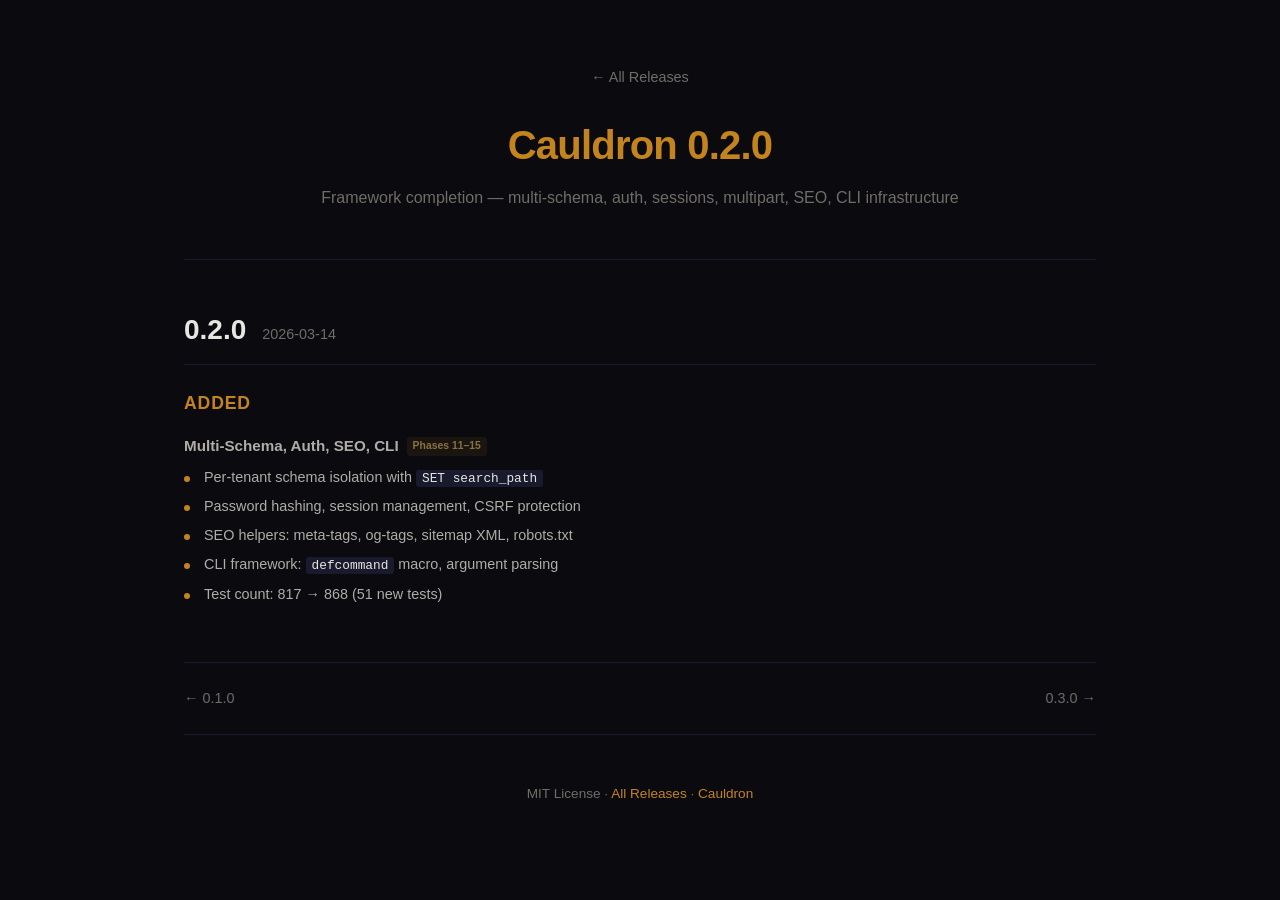
<file: site/changelog/0-2-0-framework-completion/index.html>
<!DOCTYPE html><html lang="en"><head><meta charset="utf-8"><meta name="viewport" content="width=device-width, initial-scale=1"><title>0.2.0 — Cauldron</title><style>
*,*::before,*::after{box-sizing:border-box;margin:0;padding:0}
body{
  background:#0a0a0f;color:#e8e6e0;
  font-family:-apple-system,BlinkMacSystemFont,'Segoe UI',Roboto,Oxygen,sans-serif;
  line-height:1.6;
}
a{color:#c4841d;text-decoration:none}
a:hover{text-decoration:underline}
.container{max-width:960px;margin:0 auto;padding:0 24px}

/* Header */
.changelog-header{text-align:center;padding:64px 0 48px;border-bottom:1px solid #1a1a2e;margin-bottom:48px}
.changelog-header h1{font-size:2.5rem;font-weight:700;color:#c4841d;letter-spacing:-0.02em;margin-bottom:8px}
.changelog-header .subtitle{font-size:1rem;color:#706d66}
.changelog-header .back{display:inline-block;margin-bottom:24px;font-size:0.9rem;color:#706d66}
.changelog-header .back:hover{color:#c4841d}

/* Release list (index) */
.release-list{list-style:none;padding:0}
.release-item{
  display:flex;align-items:baseline;gap:16px;
  padding:20px 0;border-bottom:1px solid #1a1a2e;
}
.release-item:first-child{padding-top:0}
.release-item .version-link{
  font-size:1.25rem;font-weight:700;color:#e8e6e0;
  min-width:80px;flex-shrink:0;
}
.release-item .version-link:hover{color:#c4841d}
.release-item .summary{font-size:0.95rem;color:#b0ada6;flex:1}
.release-item .date{font-size:0.85rem;color:#706d66;flex-shrink:0}

/* Version block (detail pages) */
.version{margin-bottom:56px}
.version-heading{
  display:flex;align-items:baseline;gap:16px;
  margin-bottom:24px;padding-bottom:12px;border-bottom:1px solid #1a1a2e;
}
.version-heading h2{font-size:1.75rem;font-weight:700;color:#e8e6e0}
.version-heading .date{font-size:0.9rem;color:#706d66}

/* Category */
.category{margin-bottom:32px}
.category h3{
  font-size:1.1rem;font-weight:600;color:#c4841d;
  margin-bottom:16px;text-transform:uppercase;letter-spacing:0.05em;
}

/* Layer group */
.layer-group{margin-bottom:20px}
.layer-group h4{font-size:0.95rem;font-weight:600;color:#b0ada6;margin-bottom:8px}
.layer-group ul{list-style:none;padding-left:0}
.layer-group li{
  position:relative;padding-left:20px;margin-bottom:6px;
  font-size:0.9rem;color:#b0ada6;
}
.layer-group li::before{
  content:'';position:absolute;left:0;top:10px;
  width:6px;height:6px;border-radius:50%;background:#c4841d;
}
.layer-group li code{
  font-family:'SF Mono',SFMono-Regular,Consolas,'Liberation Mono',Menlo,monospace;
  font-size:0.8rem;background:#1a1a2e;padding:1px 6px;border-radius:3px;color:#e8e6e0;
}

/* Phase badge */
.phase{
  display:inline-block;font-size:0.65rem;padding:1px 6px;border-radius:3px;
  background:#1a1510;color:#8a7240;margin-left:8px;font-weight:600;vertical-align:middle;
}

/* Fix items */
.fix-group{margin-bottom:20px}
.fix-group h4{font-size:0.95rem;font-weight:600;color:#b0ada6;margin-bottom:8px}
.fix-group ul{list-style:none;padding-left:0}
.fix-group li{
  position:relative;padding-left:20px;margin-bottom:6px;
  font-size:0.9rem;color:#b0ada6;
}
.fix-group li::before{
  content:'';position:absolute;left:0;top:10px;
  width:6px;height:6px;border-radius:50%;background:#706d66;
}
.fix-group li code{
  font-family:'SF Mono',SFMono-Regular,Consolas,'Liberation Mono',Menlo,monospace;
  font-size:0.8rem;background:#1a1a2e;padding:1px 6px;border-radius:3px;color:#e8e6e0;
}

/* Nav between releases */
.release-nav{
  display:flex;justify-content:space-between;
  padding:24px 0;margin-top:32px;border-top:1px solid #1a1a2e;
}
.release-nav a{font-size:0.9rem;color:#706d66}
.release-nav a:hover{color:#c4841d}

/* Footer */
.footer{
  text-align:center;padding:48px 0;
  border-top:1px solid #1a1a2e;color:#706d66;font-size:0.85rem;
}
.footer p{margin-bottom:8px}
.footer a{color:#c4841d}

@media(max-width:640px){
  .changelog-header{padding:40px 0 32px}
  .changelog-header h1{font-size:2rem}
  .version-heading{flex-direction:column;gap:4px}
  .release-item{flex-direction:column;gap:4px}
}
</style></head><body><div class="container"><div class="changelog-header"><a class="back" href="/changelog/">← All Releases</a><h1>Cauldron 0.2.0</h1><p class="subtitle">Framework completion — multi-schema, auth, sessions, multipart, SEO, CLI infrastructure</p></div><div class="version"><div class="version-heading"><h2>0.2.0</h2><span class="date">2026-03-14</span></div><div class="category"><h3>Added</h3><div class="layer-group"><h4>Multi-Schema, Auth, SEO, CLI<span class="phase">Phases 11–15</span></h4><ul><li>Per-tenant schema isolation with <code>SET search_path</code></li><li>Password hashing, session management, CSRF protection</li><li>SEO helpers: meta-tags, og-tags, sitemap XML, robots.txt</li><li>CLI framework: <code>defcommand</code> macro, argument parsing</li><li>Test count: 817 → 868 (51 new tests)</li></ul></div></div></div><div class="release-nav"><a href="/changelog/0-1-0-initial-framework">← 0.1.0</a><a href="/changelog/0-3-0-crucible-works">0.3.0 →</a></div><div class="footer"><p>MIT License · <a href="/changelog/">All Releases</a> · <a href="/">Cauldron</a></p></div></div></body></html>
</file>
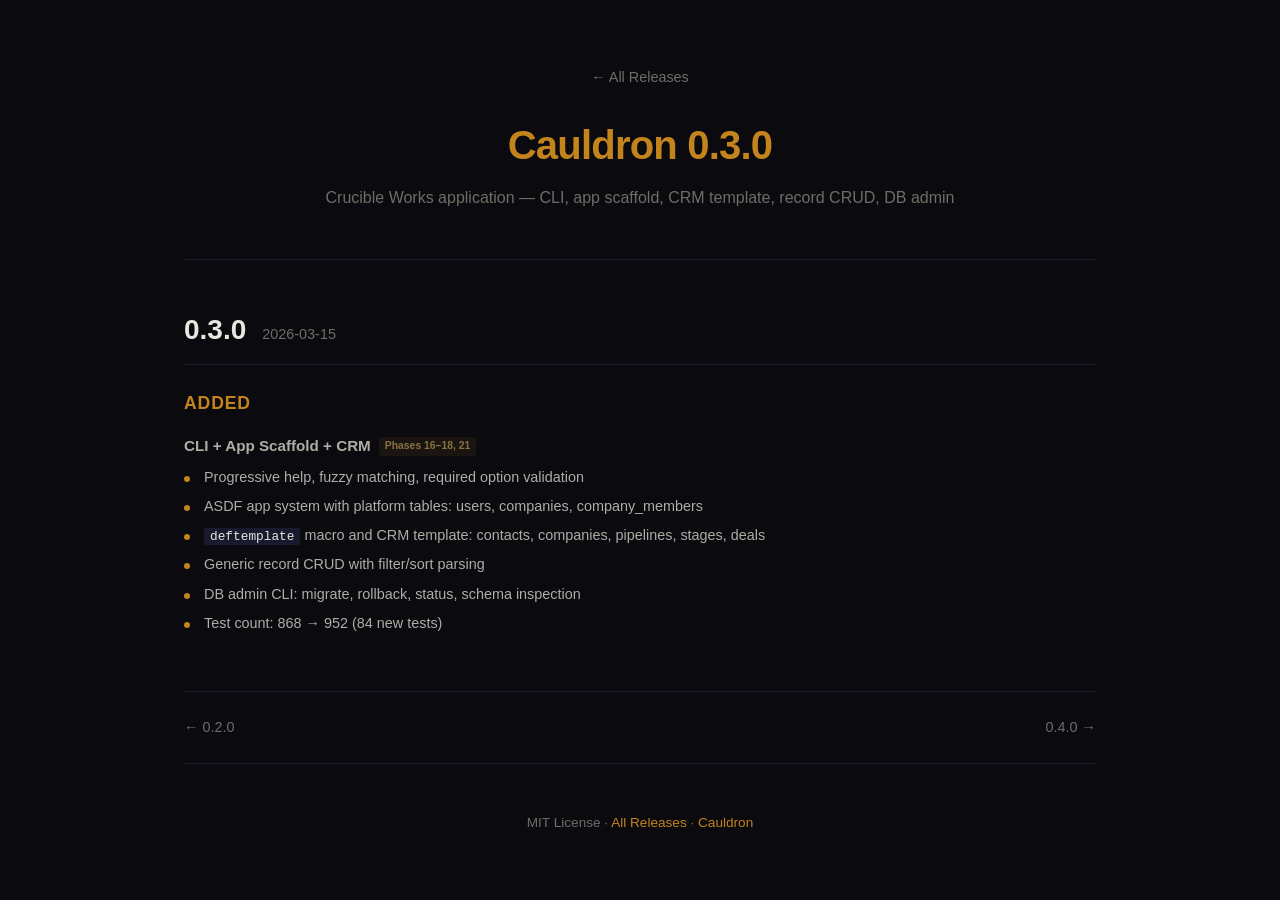
<file: site/changelog/0-3-0-crucible-works/index.html>
<!DOCTYPE html><html lang="en"><head><meta charset="utf-8"><meta name="viewport" content="width=device-width, initial-scale=1"><title>0.3.0 — Cauldron</title><style>
*,*::before,*::after{box-sizing:border-box;margin:0;padding:0}
body{
  background:#0a0a0f;color:#e8e6e0;
  font-family:-apple-system,BlinkMacSystemFont,'Segoe UI',Roboto,Oxygen,sans-serif;
  line-height:1.6;
}
a{color:#c4841d;text-decoration:none}
a:hover{text-decoration:underline}
.container{max-width:960px;margin:0 auto;padding:0 24px}

/* Header */
.changelog-header{text-align:center;padding:64px 0 48px;border-bottom:1px solid #1a1a2e;margin-bottom:48px}
.changelog-header h1{font-size:2.5rem;font-weight:700;color:#c4841d;letter-spacing:-0.02em;margin-bottom:8px}
.changelog-header .subtitle{font-size:1rem;color:#706d66}
.changelog-header .back{display:inline-block;margin-bottom:24px;font-size:0.9rem;color:#706d66}
.changelog-header .back:hover{color:#c4841d}

/* Release list (index) */
.release-list{list-style:none;padding:0}
.release-item{
  display:flex;align-items:baseline;gap:16px;
  padding:20px 0;border-bottom:1px solid #1a1a2e;
}
.release-item:first-child{padding-top:0}
.release-item .version-link{
  font-size:1.25rem;font-weight:700;color:#e8e6e0;
  min-width:80px;flex-shrink:0;
}
.release-item .version-link:hover{color:#c4841d}
.release-item .summary{font-size:0.95rem;color:#b0ada6;flex:1}
.release-item .date{font-size:0.85rem;color:#706d66;flex-shrink:0}

/* Version block (detail pages) */
.version{margin-bottom:56px}
.version-heading{
  display:flex;align-items:baseline;gap:16px;
  margin-bottom:24px;padding-bottom:12px;border-bottom:1px solid #1a1a2e;
}
.version-heading h2{font-size:1.75rem;font-weight:700;color:#e8e6e0}
.version-heading .date{font-size:0.9rem;color:#706d66}

/* Category */
.category{margin-bottom:32px}
.category h3{
  font-size:1.1rem;font-weight:600;color:#c4841d;
  margin-bottom:16px;text-transform:uppercase;letter-spacing:0.05em;
}

/* Layer group */
.layer-group{margin-bottom:20px}
.layer-group h4{font-size:0.95rem;font-weight:600;color:#b0ada6;margin-bottom:8px}
.layer-group ul{list-style:none;padding-left:0}
.layer-group li{
  position:relative;padding-left:20px;margin-bottom:6px;
  font-size:0.9rem;color:#b0ada6;
}
.layer-group li::before{
  content:'';position:absolute;left:0;top:10px;
  width:6px;height:6px;border-radius:50%;background:#c4841d;
}
.layer-group li code{
  font-family:'SF Mono',SFMono-Regular,Consolas,'Liberation Mono',Menlo,monospace;
  font-size:0.8rem;background:#1a1a2e;padding:1px 6px;border-radius:3px;color:#e8e6e0;
}

/* Phase badge */
.phase{
  display:inline-block;font-size:0.65rem;padding:1px 6px;border-radius:3px;
  background:#1a1510;color:#8a7240;margin-left:8px;font-weight:600;vertical-align:middle;
}

/* Fix items */
.fix-group{margin-bottom:20px}
.fix-group h4{font-size:0.95rem;font-weight:600;color:#b0ada6;margin-bottom:8px}
.fix-group ul{list-style:none;padding-left:0}
.fix-group li{
  position:relative;padding-left:20px;margin-bottom:6px;
  font-size:0.9rem;color:#b0ada6;
}
.fix-group li::before{
  content:'';position:absolute;left:0;top:10px;
  width:6px;height:6px;border-radius:50%;background:#706d66;
}
.fix-group li code{
  font-family:'SF Mono',SFMono-Regular,Consolas,'Liberation Mono',Menlo,monospace;
  font-size:0.8rem;background:#1a1a2e;padding:1px 6px;border-radius:3px;color:#e8e6e0;
}

/* Nav between releases */
.release-nav{
  display:flex;justify-content:space-between;
  padding:24px 0;margin-top:32px;border-top:1px solid #1a1a2e;
}
.release-nav a{font-size:0.9rem;color:#706d66}
.release-nav a:hover{color:#c4841d}

/* Footer */
.footer{
  text-align:center;padding:48px 0;
  border-top:1px solid #1a1a2e;color:#706d66;font-size:0.85rem;
}
.footer p{margin-bottom:8px}
.footer a{color:#c4841d}

@media(max-width:640px){
  .changelog-header{padding:40px 0 32px}
  .changelog-header h1{font-size:2rem}
  .version-heading{flex-direction:column;gap:4px}
  .release-item{flex-direction:column;gap:4px}
}
</style></head><body><div class="container"><div class="changelog-header"><a class="back" href="/changelog/">← All Releases</a><h1>Cauldron 0.3.0</h1><p class="subtitle">Crucible Works application — CLI, app scaffold, CRM template, record CRUD, DB admin</p></div><div class="version"><div class="version-heading"><h2>0.3.0</h2><span class="date">2026-03-15</span></div><div class="category"><h3>Added</h3><div class="layer-group"><h4>CLI + App Scaffold + CRM<span class="phase">Phases 16–18, 21</span></h4><ul><li>Progressive help, fuzzy matching, required option validation</li><li>ASDF app system with platform tables: users, companies, company_members</li><li><code>deftemplate</code> macro and CRM template: contacts, companies, pipelines, stages, deals</li><li>Generic record CRUD with filter/sort parsing</li><li>DB admin CLI: migrate, rollback, status, schema inspection</li><li>Test count: 868 → 952 (84 new tests)</li></ul></div></div></div><div class="release-nav"><a href="/changelog/0-2-0-framework-completion">← 0.2.0</a><a href="/changelog/0-4-0-web-ui">0.4.0 →</a></div><div class="footer"><p>MIT License · <a href="/changelog/">All Releases</a> · <a href="/">Cauldron</a></p></div></div></body></html>
</file>
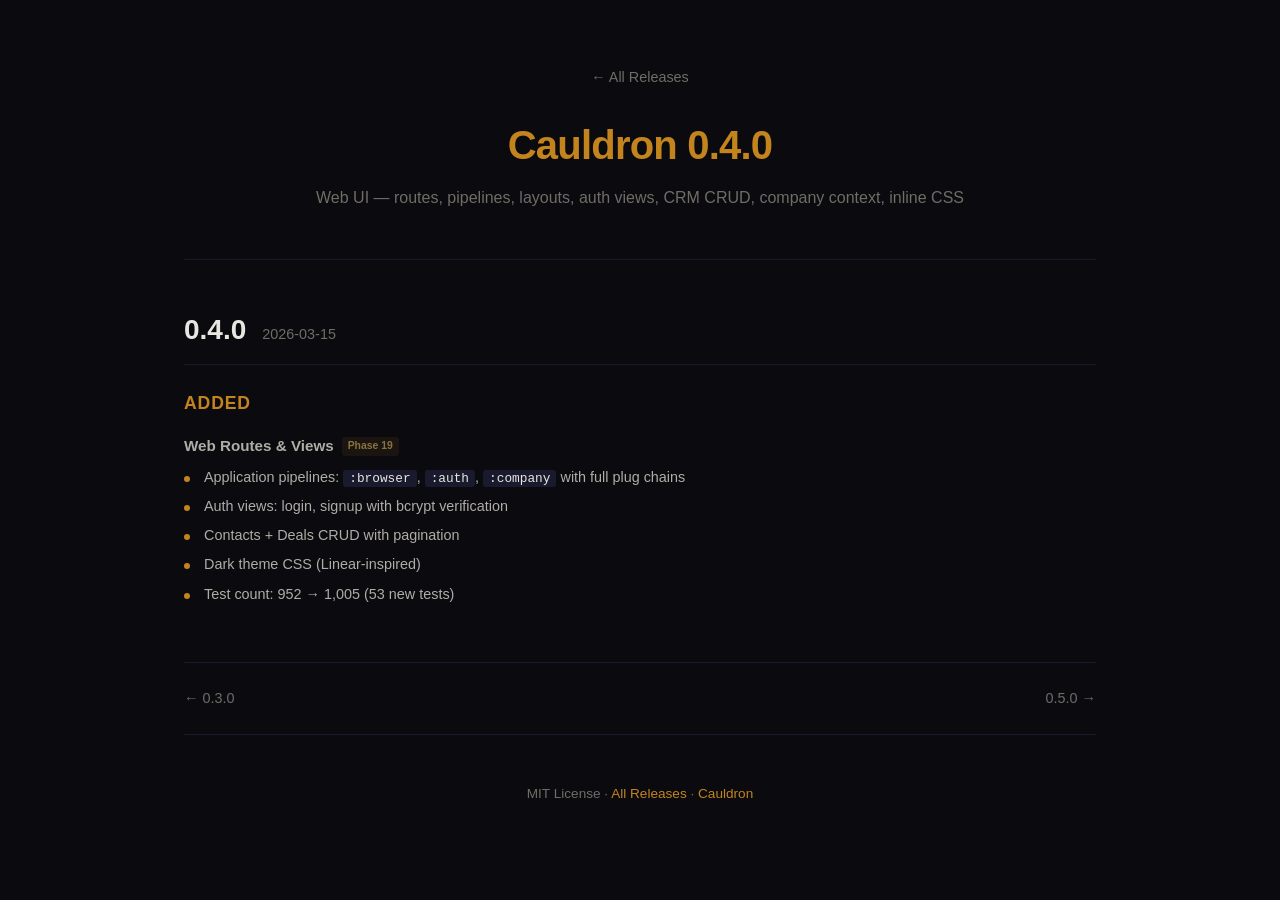
<file: site/changelog/0-4-0-web-ui/index.html>
<!DOCTYPE html><html lang="en"><head><meta charset="utf-8"><meta name="viewport" content="width=device-width, initial-scale=1"><title>0.4.0 — Cauldron</title><style>
*,*::before,*::after{box-sizing:border-box;margin:0;padding:0}
body{
  background:#0a0a0f;color:#e8e6e0;
  font-family:-apple-system,BlinkMacSystemFont,'Segoe UI',Roboto,Oxygen,sans-serif;
  line-height:1.6;
}
a{color:#c4841d;text-decoration:none}
a:hover{text-decoration:underline}
.container{max-width:960px;margin:0 auto;padding:0 24px}

/* Header */
.changelog-header{text-align:center;padding:64px 0 48px;border-bottom:1px solid #1a1a2e;margin-bottom:48px}
.changelog-header h1{font-size:2.5rem;font-weight:700;color:#c4841d;letter-spacing:-0.02em;margin-bottom:8px}
.changelog-header .subtitle{font-size:1rem;color:#706d66}
.changelog-header .back{display:inline-block;margin-bottom:24px;font-size:0.9rem;color:#706d66}
.changelog-header .back:hover{color:#c4841d}

/* Release list (index) */
.release-list{list-style:none;padding:0}
.release-item{
  display:flex;align-items:baseline;gap:16px;
  padding:20px 0;border-bottom:1px solid #1a1a2e;
}
.release-item:first-child{padding-top:0}
.release-item .version-link{
  font-size:1.25rem;font-weight:700;color:#e8e6e0;
  min-width:80px;flex-shrink:0;
}
.release-item .version-link:hover{color:#c4841d}
.release-item .summary{font-size:0.95rem;color:#b0ada6;flex:1}
.release-item .date{font-size:0.85rem;color:#706d66;flex-shrink:0}

/* Version block (detail pages) */
.version{margin-bottom:56px}
.version-heading{
  display:flex;align-items:baseline;gap:16px;
  margin-bottom:24px;padding-bottom:12px;border-bottom:1px solid #1a1a2e;
}
.version-heading h2{font-size:1.75rem;font-weight:700;color:#e8e6e0}
.version-heading .date{font-size:0.9rem;color:#706d66}

/* Category */
.category{margin-bottom:32px}
.category h3{
  font-size:1.1rem;font-weight:600;color:#c4841d;
  margin-bottom:16px;text-transform:uppercase;letter-spacing:0.05em;
}

/* Layer group */
.layer-group{margin-bottom:20px}
.layer-group h4{font-size:0.95rem;font-weight:600;color:#b0ada6;margin-bottom:8px}
.layer-group ul{list-style:none;padding-left:0}
.layer-group li{
  position:relative;padding-left:20px;margin-bottom:6px;
  font-size:0.9rem;color:#b0ada6;
}
.layer-group li::before{
  content:'';position:absolute;left:0;top:10px;
  width:6px;height:6px;border-radius:50%;background:#c4841d;
}
.layer-group li code{
  font-family:'SF Mono',SFMono-Regular,Consolas,'Liberation Mono',Menlo,monospace;
  font-size:0.8rem;background:#1a1a2e;padding:1px 6px;border-radius:3px;color:#e8e6e0;
}

/* Phase badge */
.phase{
  display:inline-block;font-size:0.65rem;padding:1px 6px;border-radius:3px;
  background:#1a1510;color:#8a7240;margin-left:8px;font-weight:600;vertical-align:middle;
}

/* Fix items */
.fix-group{margin-bottom:20px}
.fix-group h4{font-size:0.95rem;font-weight:600;color:#b0ada6;margin-bottom:8px}
.fix-group ul{list-style:none;padding-left:0}
.fix-group li{
  position:relative;padding-left:20px;margin-bottom:6px;
  font-size:0.9rem;color:#b0ada6;
}
.fix-group li::before{
  content:'';position:absolute;left:0;top:10px;
  width:6px;height:6px;border-radius:50%;background:#706d66;
}
.fix-group li code{
  font-family:'SF Mono',SFMono-Regular,Consolas,'Liberation Mono',Menlo,monospace;
  font-size:0.8rem;background:#1a1a2e;padding:1px 6px;border-radius:3px;color:#e8e6e0;
}

/* Nav between releases */
.release-nav{
  display:flex;justify-content:space-between;
  padding:24px 0;margin-top:32px;border-top:1px solid #1a1a2e;
}
.release-nav a{font-size:0.9rem;color:#706d66}
.release-nav a:hover{color:#c4841d}

/* Footer */
.footer{
  text-align:center;padding:48px 0;
  border-top:1px solid #1a1a2e;color:#706d66;font-size:0.85rem;
}
.footer p{margin-bottom:8px}
.footer a{color:#c4841d}

@media(max-width:640px){
  .changelog-header{padding:40px 0 32px}
  .changelog-header h1{font-size:2rem}
  .version-heading{flex-direction:column;gap:4px}
  .release-item{flex-direction:column;gap:4px}
}
</style></head><body><div class="container"><div class="changelog-header"><a class="back" href="/changelog/">← All Releases</a><h1>Cauldron 0.4.0</h1><p class="subtitle">Web UI — routes, pipelines, layouts, auth views, CRM CRUD, company context, inline CSS</p></div><div class="version"><div class="version-heading"><h2>0.4.0</h2><span class="date">2026-03-15</span></div><div class="category"><h3>Added</h3><div class="layer-group"><h4>Web Routes &amp; Views<span class="phase">Phase 19</span></h4><ul><li>Application pipelines: <code>:browser</code>, <code>:auth</code>, <code>:company</code> with full plug chains</li><li>Auth views: login, signup with bcrypt verification</li><li>Contacts + Deals CRUD with pagination</li><li>Dark theme CSS (Linear-inspired)</li><li>Test count: 952 → 1,005 (53 new tests)</li></ul></div></div></div><div class="release-nav"><a href="/changelog/0-3-0-crucible-works">← 0.3.0</a><a href="/changelog/0-5-0-multi-business">0.5.0 →</a></div><div class="footer"><p>MIT License · <a href="/changelog/">All Releases</a> · <a href="/">Cauldron</a></p></div></div></body></html>
</file>
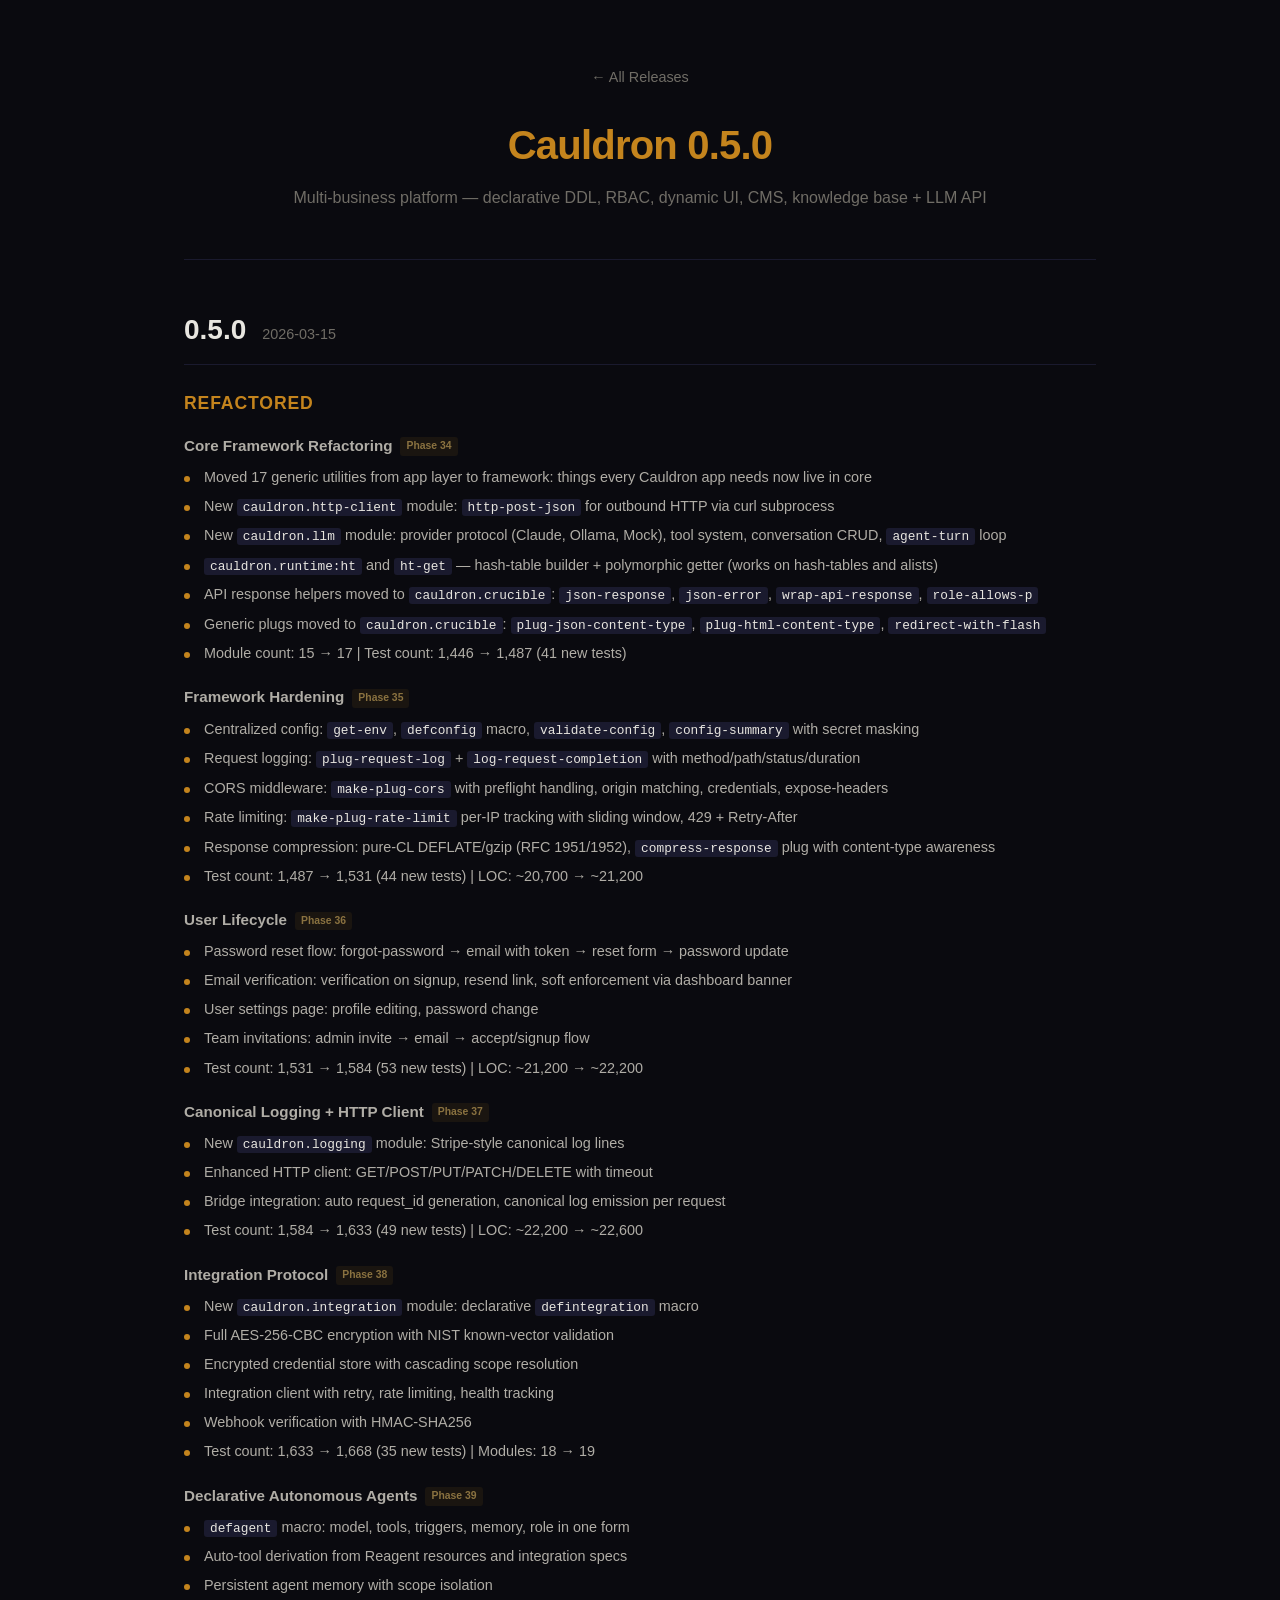
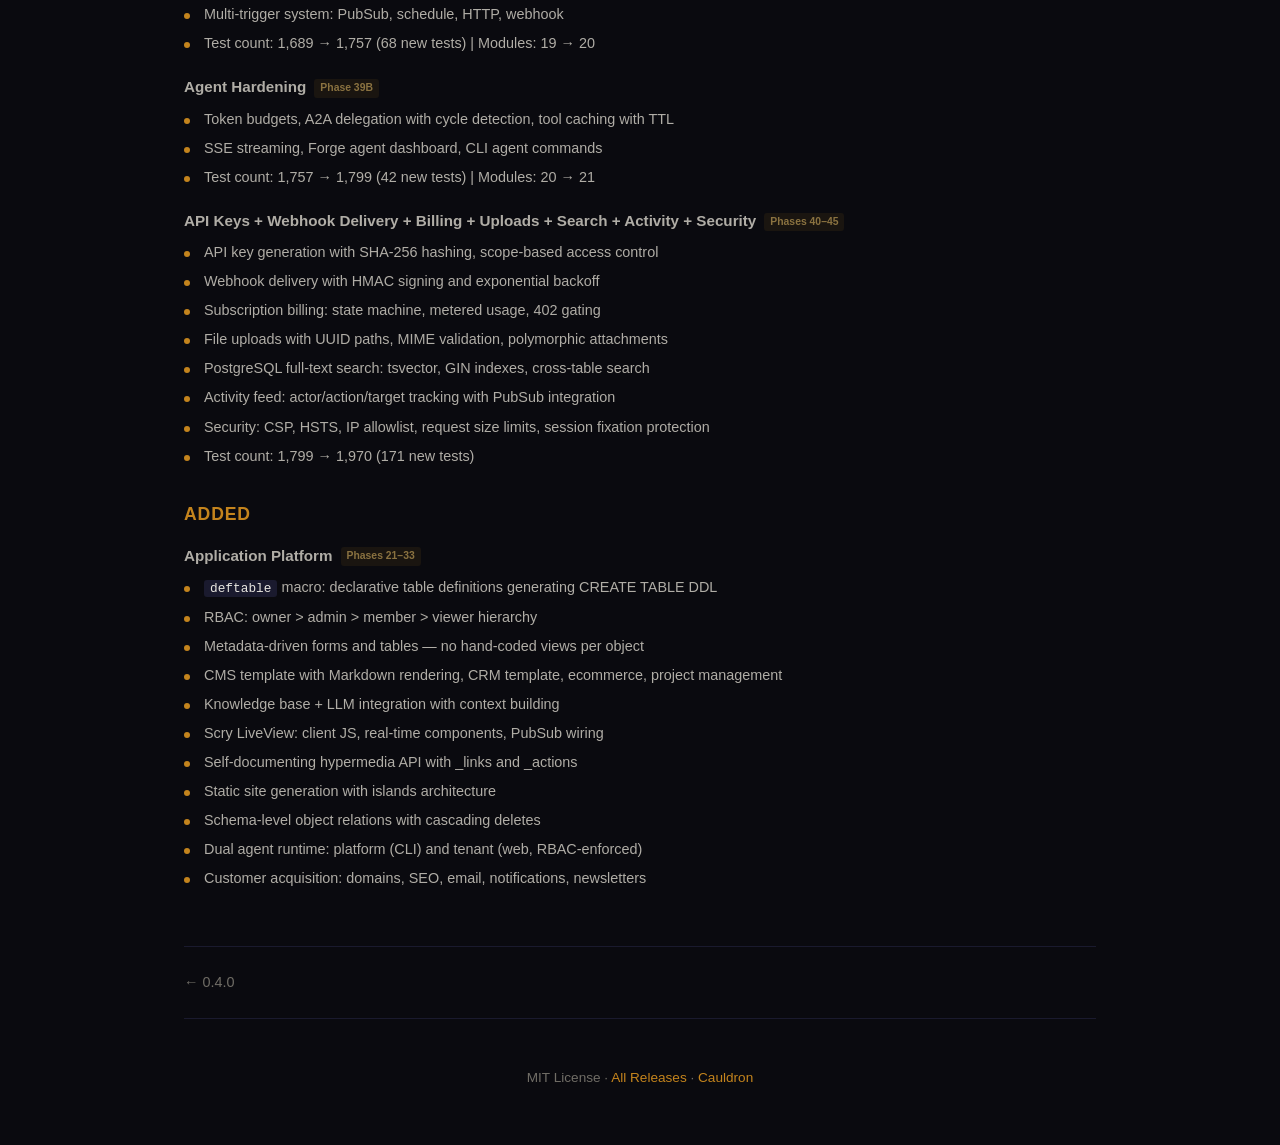
<file: site/changelog/0-5-0-multi-business/index.html>
<!DOCTYPE html><html lang="en"><head><meta charset="utf-8"><meta name="viewport" content="width=device-width, initial-scale=1"><title>0.5.0 — Cauldron</title><style>
*,*::before,*::after{box-sizing:border-box;margin:0;padding:0}
body{
  background:#0a0a0f;color:#e8e6e0;
  font-family:-apple-system,BlinkMacSystemFont,'Segoe UI',Roboto,Oxygen,sans-serif;
  line-height:1.6;
}
a{color:#c4841d;text-decoration:none}
a:hover{text-decoration:underline}
.container{max-width:960px;margin:0 auto;padding:0 24px}

/* Header */
.changelog-header{text-align:center;padding:64px 0 48px;border-bottom:1px solid #1a1a2e;margin-bottom:48px}
.changelog-header h1{font-size:2.5rem;font-weight:700;color:#c4841d;letter-spacing:-0.02em;margin-bottom:8px}
.changelog-header .subtitle{font-size:1rem;color:#706d66}
.changelog-header .back{display:inline-block;margin-bottom:24px;font-size:0.9rem;color:#706d66}
.changelog-header .back:hover{color:#c4841d}

/* Release list (index) */
.release-list{list-style:none;padding:0}
.release-item{
  display:flex;align-items:baseline;gap:16px;
  padding:20px 0;border-bottom:1px solid #1a1a2e;
}
.release-item:first-child{padding-top:0}
.release-item .version-link{
  font-size:1.25rem;font-weight:700;color:#e8e6e0;
  min-width:80px;flex-shrink:0;
}
.release-item .version-link:hover{color:#c4841d}
.release-item .summary{font-size:0.95rem;color:#b0ada6;flex:1}
.release-item .date{font-size:0.85rem;color:#706d66;flex-shrink:0}

/* Version block (detail pages) */
.version{margin-bottom:56px}
.version-heading{
  display:flex;align-items:baseline;gap:16px;
  margin-bottom:24px;padding-bottom:12px;border-bottom:1px solid #1a1a2e;
}
.version-heading h2{font-size:1.75rem;font-weight:700;color:#e8e6e0}
.version-heading .date{font-size:0.9rem;color:#706d66}

/* Category */
.category{margin-bottom:32px}
.category h3{
  font-size:1.1rem;font-weight:600;color:#c4841d;
  margin-bottom:16px;text-transform:uppercase;letter-spacing:0.05em;
}

/* Layer group */
.layer-group{margin-bottom:20px}
.layer-group h4{font-size:0.95rem;font-weight:600;color:#b0ada6;margin-bottom:8px}
.layer-group ul{list-style:none;padding-left:0}
.layer-group li{
  position:relative;padding-left:20px;margin-bottom:6px;
  font-size:0.9rem;color:#b0ada6;
}
.layer-group li::before{
  content:'';position:absolute;left:0;top:10px;
  width:6px;height:6px;border-radius:50%;background:#c4841d;
}
.layer-group li code{
  font-family:'SF Mono',SFMono-Regular,Consolas,'Liberation Mono',Menlo,monospace;
  font-size:0.8rem;background:#1a1a2e;padding:1px 6px;border-radius:3px;color:#e8e6e0;
}

/* Phase badge */
.phase{
  display:inline-block;font-size:0.65rem;padding:1px 6px;border-radius:3px;
  background:#1a1510;color:#8a7240;margin-left:8px;font-weight:600;vertical-align:middle;
}

/* Fix items */
.fix-group{margin-bottom:20px}
.fix-group h4{font-size:0.95rem;font-weight:600;color:#b0ada6;margin-bottom:8px}
.fix-group ul{list-style:none;padding-left:0}
.fix-group li{
  position:relative;padding-left:20px;margin-bottom:6px;
  font-size:0.9rem;color:#b0ada6;
}
.fix-group li::before{
  content:'';position:absolute;left:0;top:10px;
  width:6px;height:6px;border-radius:50%;background:#706d66;
}
.fix-group li code{
  font-family:'SF Mono',SFMono-Regular,Consolas,'Liberation Mono',Menlo,monospace;
  font-size:0.8rem;background:#1a1a2e;padding:1px 6px;border-radius:3px;color:#e8e6e0;
}

/* Nav between releases */
.release-nav{
  display:flex;justify-content:space-between;
  padding:24px 0;margin-top:32px;border-top:1px solid #1a1a2e;
}
.release-nav a{font-size:0.9rem;color:#706d66}
.release-nav a:hover{color:#c4841d}

/* Footer */
.footer{
  text-align:center;padding:48px 0;
  border-top:1px solid #1a1a2e;color:#706d66;font-size:0.85rem;
}
.footer p{margin-bottom:8px}
.footer a{color:#c4841d}

@media(max-width:640px){
  .changelog-header{padding:40px 0 32px}
  .changelog-header h1{font-size:2rem}
  .version-heading{flex-direction:column;gap:4px}
  .release-item{flex-direction:column;gap:4px}
}
</style></head><body><div class="container"><div class="changelog-header"><a class="back" href="/changelog/">← All Releases</a><h1>Cauldron 0.5.0</h1><p class="subtitle">Multi-business platform — declarative DDL, RBAC, dynamic UI, CMS, knowledge base + LLM API</p></div><div class="version"><div class="version-heading"><h2>0.5.0</h2><span class="date">2026-03-15</span></div><div class="category"><h3>Refactored</h3><div class="layer-group"><h4>Core Framework Refactoring<span class="phase">Phase 34</span></h4><ul><li>Moved 17 generic utilities from app layer to framework: things every Cauldron app needs now live in core</li><li>New <code>cauldron.http-client</code> module: <code>http-post-json</code> for outbound HTTP via curl subprocess</li><li>New <code>cauldron.llm</code> module: provider protocol (Claude, Ollama, Mock), tool system, conversation CRUD, <code>agent-turn</code> loop</li><li><code>cauldron.runtime:ht</code> and <code>ht-get</code> — hash-table builder + polymorphic getter (works on hash-tables and alists)</li><li>API response helpers moved to <code>cauldron.crucible</code>: <code>json-response</code>, <code>json-error</code>, <code>wrap-api-response</code>, <code>role-allows-p</code></li><li>Generic plugs moved to <code>cauldron.crucible</code>: <code>plug-json-content-type</code>, <code>plug-html-content-type</code>, <code>redirect-with-flash</code></li><li>Module count: 15 → 17 | Test count: 1,446 → 1,487 (41 new tests)</li></ul></div><div class="layer-group"><h4>Framework Hardening<span class="phase">Phase 35</span></h4><ul><li>Centralized config: <code>get-env</code>, <code>defconfig</code> macro, <code>validate-config</code>, <code>config-summary</code> with secret masking</li><li>Request logging: <code>plug-request-log</code> + <code>log-request-completion</code> with method/path/status/duration</li><li>CORS middleware: <code>make-plug-cors</code> with preflight handling, origin matching, credentials, expose-headers</li><li>Rate limiting: <code>make-plug-rate-limit</code> per-IP tracking with sliding window, 429 + Retry-After</li><li>Response compression: pure-CL DEFLATE/gzip (RFC 1951/1952), <code>compress-response</code> plug with content-type awareness</li><li>Test count: 1,487 → 1,531 (44 new tests) | LOC: ~20,700 → ~21,200</li></ul></div><div class="layer-group"><h4>User Lifecycle<span class="phase">Phase 36</span></h4><ul><li>Password reset flow: forgot-password → email with token → reset form → password update</li><li>Email verification: verification on signup, resend link, soft enforcement via dashboard banner</li><li>User settings page: profile editing, password change</li><li>Team invitations: admin invite → email → accept/signup flow</li><li>Test count: 1,531 → 1,584 (53 new tests) | LOC: ~21,200 → ~22,200</li></ul></div><div class="layer-group"><h4>Canonical Logging + HTTP Client<span class="phase">Phase 37</span></h4><ul><li>New <code>cauldron.logging</code> module: Stripe-style canonical log lines</li><li>Enhanced HTTP client: GET/POST/PUT/PATCH/DELETE with timeout</li><li>Bridge integration: auto request_id generation, canonical log emission per request</li><li>Test count: 1,584 → 1,633 (49 new tests) | LOC: ~22,200 → ~22,600</li></ul></div><div class="layer-group"><h4>Integration Protocol<span class="phase">Phase 38</span></h4><ul><li>New <code>cauldron.integration</code> module: declarative <code>defintegration</code> macro</li><li>Full AES-256-CBC encryption with NIST known-vector validation</li><li>Encrypted credential store with cascading scope resolution</li><li>Integration client with retry, rate limiting, health tracking</li><li>Webhook verification with HMAC-SHA256</li><li>Test count: 1,633 → 1,668 (35 new tests) | Modules: 18 → 19</li></ul></div><div class="layer-group"><h4>Declarative Autonomous Agents<span class="phase">Phase 39</span></h4><ul><li><code>defagent</code> macro: model, tools, triggers, memory, role in one form</li><li>Auto-tool derivation from Reagent resources and integration specs</li><li>Persistent agent memory with scope isolation</li><li>Multi-trigger system: PubSub, schedule, HTTP, webhook</li><li>Test count: 1,689 → 1,757 (68 new tests) | Modules: 19 → 20</li></ul></div><div class="layer-group"><h4>Agent Hardening<span class="phase">Phase 39B</span></h4><ul><li>Token budgets, A2A delegation with cycle detection, tool caching with TTL</li><li>SSE streaming, Forge agent dashboard, CLI agent commands</li><li>Test count: 1,757 → 1,799 (42 new tests) | Modules: 20 → 21</li></ul></div><div class="layer-group"><h4>API Keys + Webhook Delivery + Billing + Uploads + Search + Activity + Security<span class="phase">Phases 40–45</span></h4><ul><li>API key generation with SHA-256 hashing, scope-based access control</li><li>Webhook delivery with HMAC signing and exponential backoff</li><li>Subscription billing: state machine, metered usage, 402 gating</li><li>File uploads with UUID paths, MIME validation, polymorphic attachments</li><li>PostgreSQL full-text search: tsvector, GIN indexes, cross-table search</li><li>Activity feed: actor/action/target tracking with PubSub integration</li><li>Security: CSP, HSTS, IP allowlist, request size limits, session fixation protection</li><li>Test count: 1,799 → 1,970 (171 new tests)</li></ul></div></div><div class="category"><h3>Added</h3><div class="layer-group"><h4>Application Platform<span class="phase">Phases 21–33</span></h4><ul><li><code>deftable</code> macro: declarative table definitions generating CREATE TABLE DDL</li><li>RBAC: owner &gt; admin &gt; member &gt; viewer hierarchy</li><li>Metadata-driven forms and tables — no hand-coded views per object</li><li>CMS template with Markdown rendering, CRM template, ecommerce, project management</li><li>Knowledge base + LLM integration with context building</li><li>Scry LiveView: client JS, real-time components, PubSub wiring</li><li>Self-documenting hypermedia API with _links and _actions</li><li>Static site generation with islands architecture</li><li>Schema-level object relations with cascading deletes</li><li>Dual agent runtime: platform (CLI) and tenant (web, RBAC-enforced)</li><li>Customer acquisition: domains, SEO, email, notifications, newsletters</li></ul></div></div></div><div class="release-nav"><a href="/changelog/0-4-0-web-ui">← 0.4.0</a><span></span></div><div class="footer"><p>MIT License · <a href="/changelog/">All Releases</a> · <a href="/">Cauldron</a></p></div></div></body></html>
</file>
